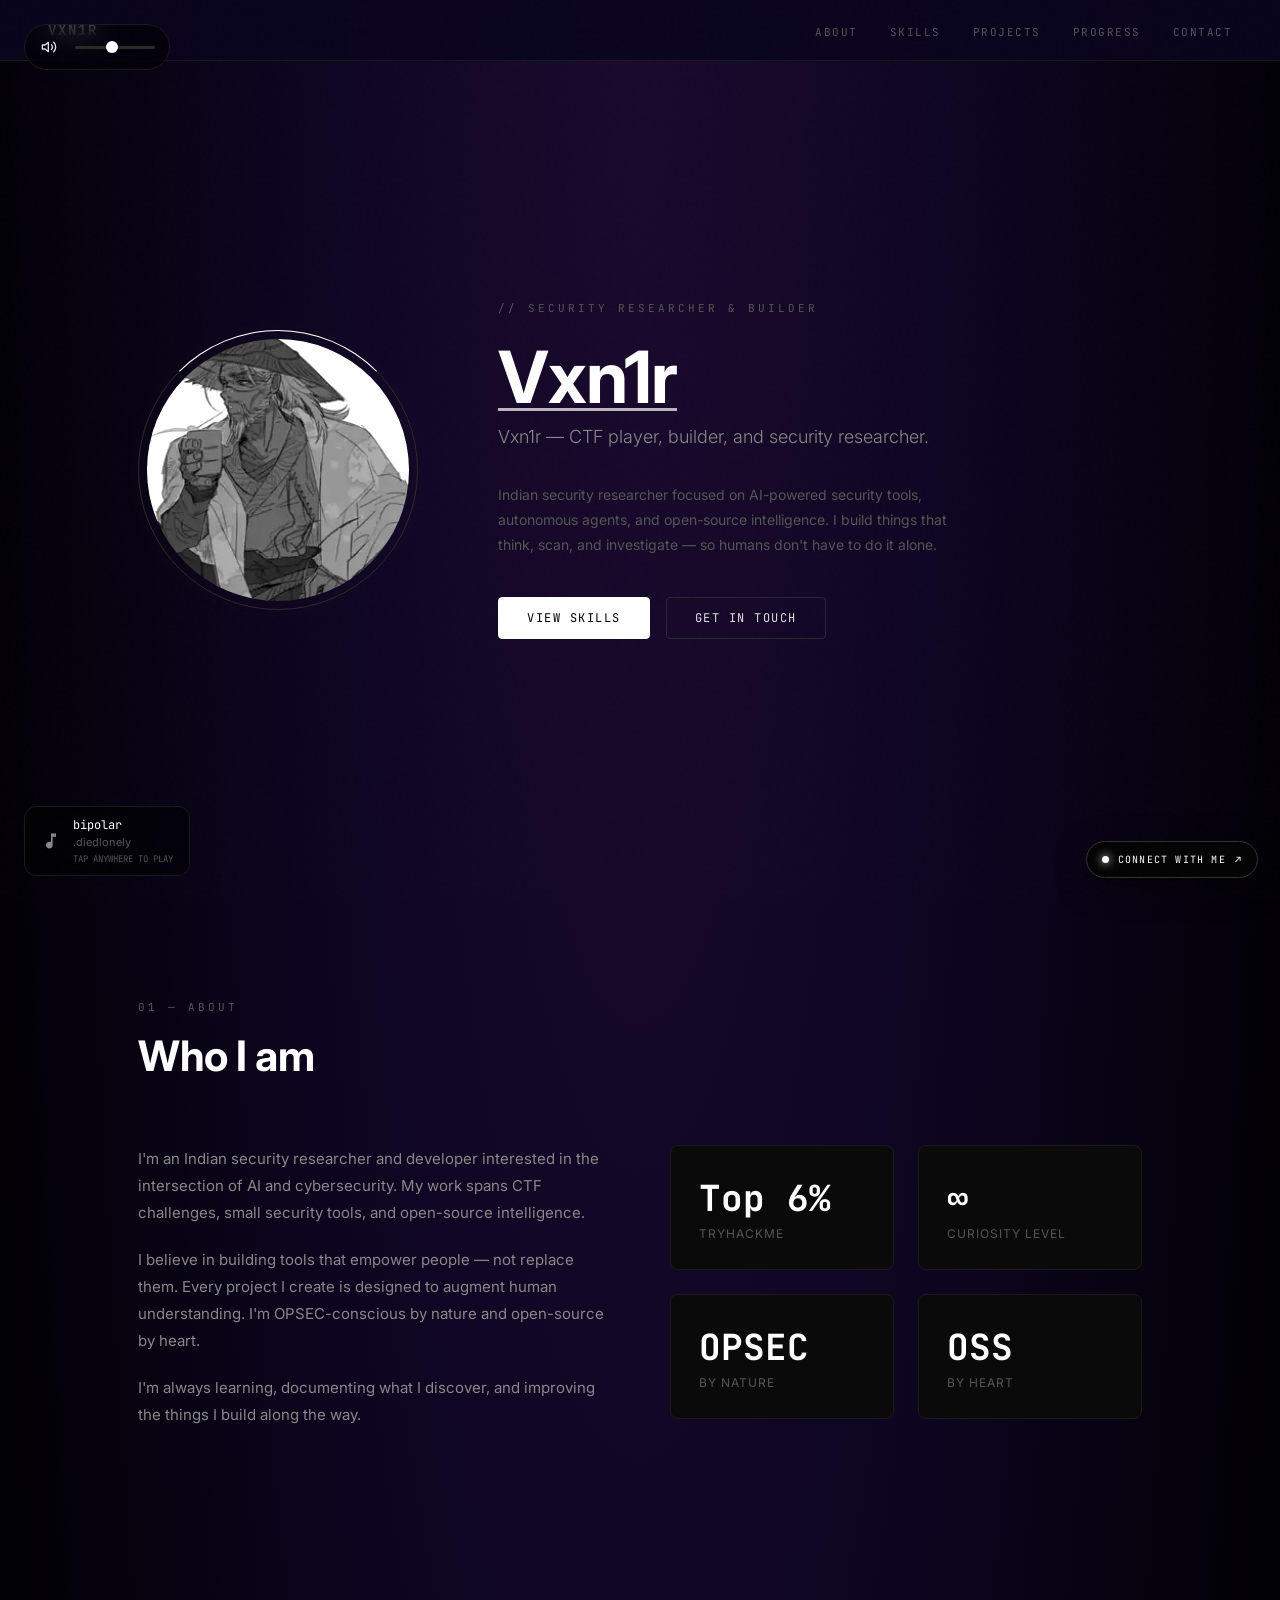
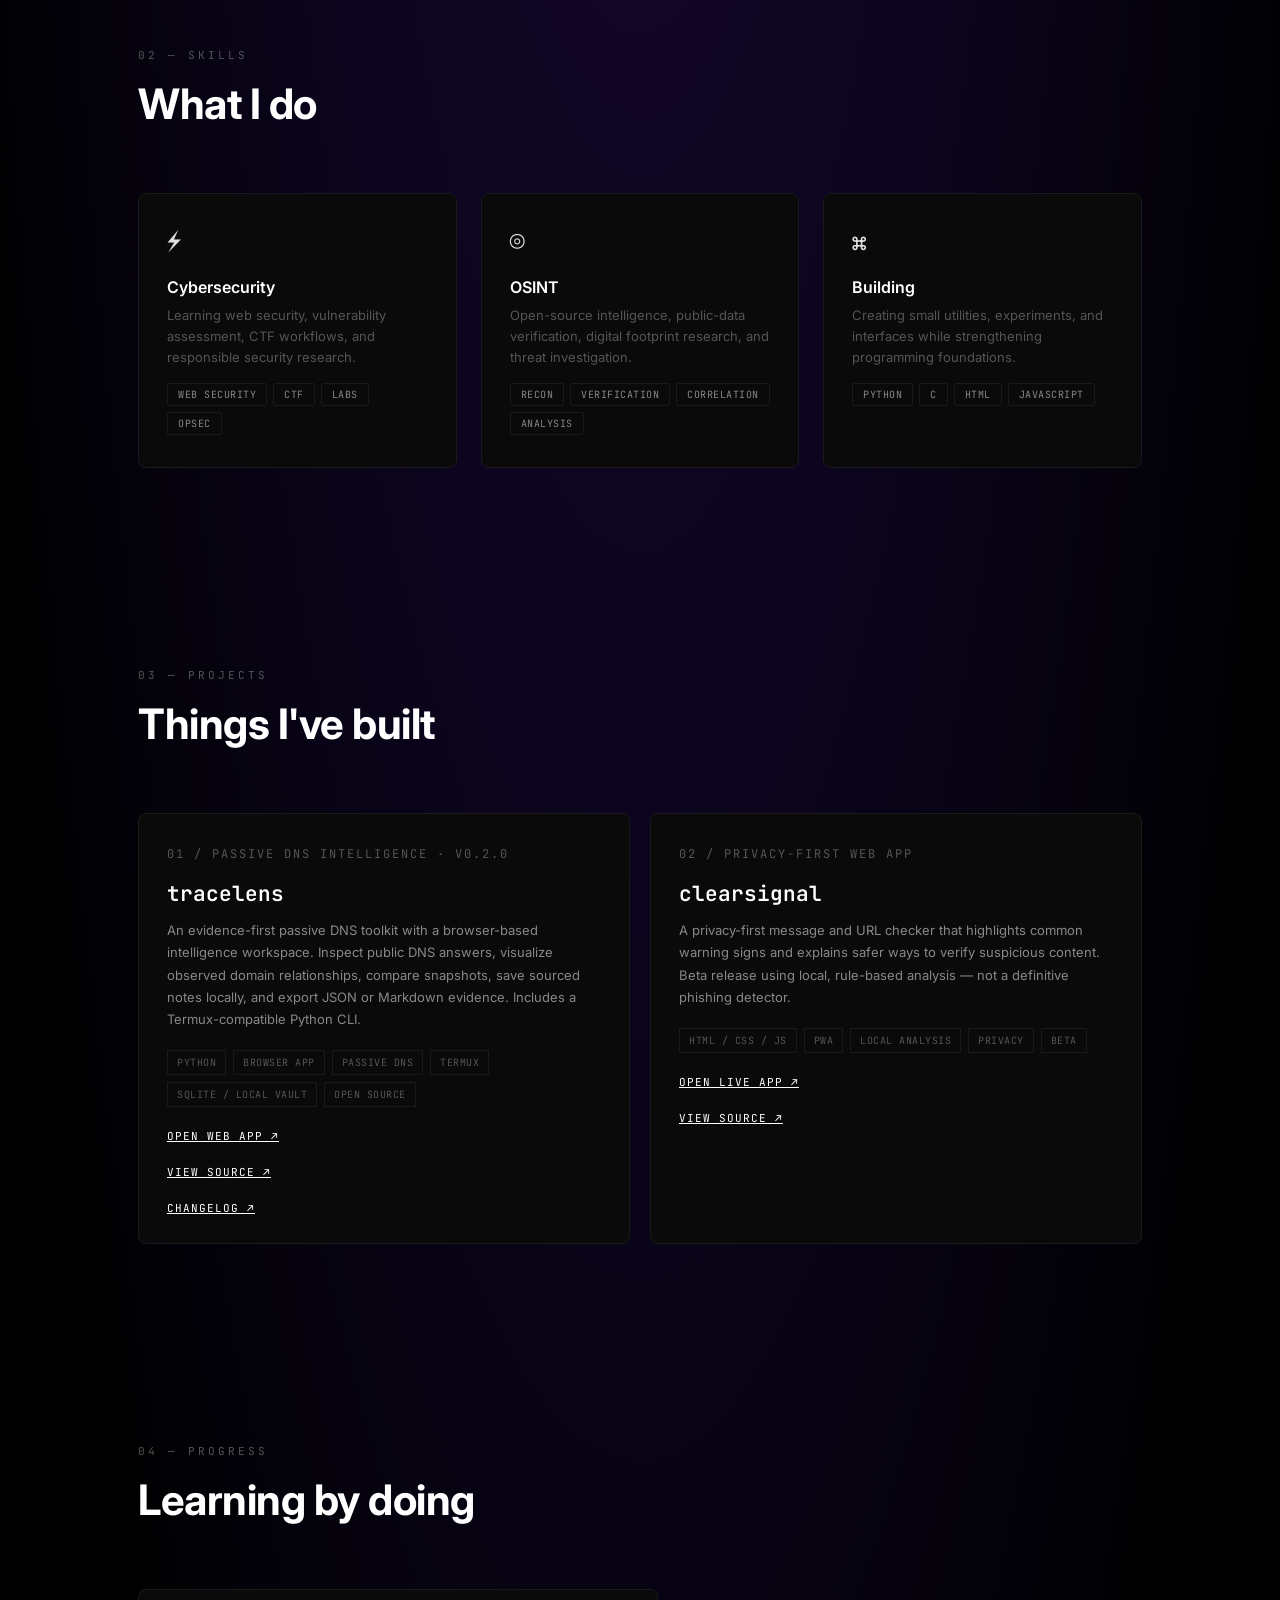
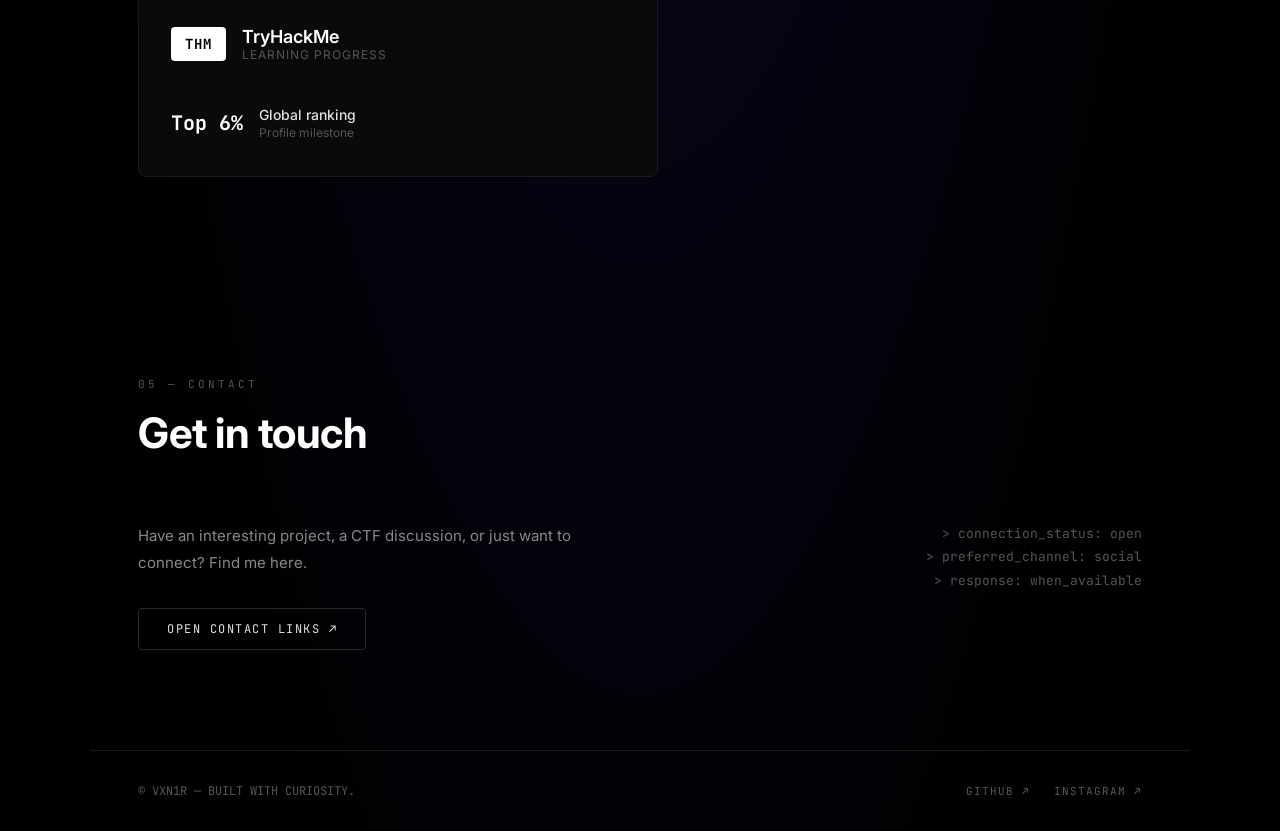
<file: index.html>
<!DOCTYPE html>
<html lang="en">
<head>
<meta charset="UTF-8">
<meta name="viewport" content="width=device-width, initial-scale=1.0">
<meta name="description" content="Adarsh (Vxn1r) — security research, passive DNS tooling, open-source projects, and learning in public.">
<meta name="theme-color" content="#080510">
<meta property="og:title" content="Vxn1r — Portfolio">
<meta property="og:description" content="Security research, passive DNS tooling, and open-source projects.">
<meta property="og:type" content="website">
<meta property="og:url" content="https://vxn1r.github.io/">
<title>Vxn1r — Portfolio</title>
<style>
@import url('https://fonts.googleapis.com/css2?family=JetBrains+Mono:wght@300;400;500;600;700&family=Inter:wght@300;400;500;600;700&display=swap');

*, *::before, *::after { margin: 0; padding: 0; box-sizing: border-box; }

:root {
  --bg: #000;
  --bg2: #0a0a0a;
  --bg3: #111;
  --border: #1a1a1a;
  --border-bright: #2a2a2a;
  --text: #e0e0e0;
  --text-mid: #888;
  --text-dim: #555;
  --white: #fff;
  --accent: #fff;
  --mono: 'JetBrains Mono', monospace;
  --sans: 'Inter', system-ui, sans-serif;
}

html { scroll-behavior: smooth; }

body {
  background: radial-gradient(ellipse at 50% 0%, #1a0a2e 0%, #0d0520 40%, #000000 80%);
  color: var(--text);
  font-family: var(--sans);
  min-height: 100vh;
  overflow-x: hidden;
}

/* === NOISE OVERLAY === */
body::before {
  content: '';
  position: fixed;
  inset: 0;
  background-image: url("data:image/svg+xml,%3Csvg viewBox='0 0 256 256' xmlns='http://www.w3.org/2000/svg'%3E%3Cfilter id='noise'%3E%3CfeTurbulence type='fractalNoise' baseFrequency='0.9' numOctaves='4' stitchTiles='stitch'/%3E%3C/filter%3E%3Crect width='100%25' height='100%25' filter='url(%23noise)' opacity='0.03'/%3E%3C/svg%3E");
  pointer-events: none;
  z-index: 9999;
  opacity: 0.4;
}

/* === VOLUME CONTROL === */
.volume-control {
  position: fixed;
  top: 24px;
  left: 24px;
  z-index: 150;
  display: flex;
  align-items: center;
  gap: 12px;
  background: rgba(0,0,0,0.55);
  backdrop-filter: blur(12px);
  border: 1px solid var(--border);
  border-radius: 999px;
  padding: 8px 14px 8px 10px;
}

.volume-btn {
  background: none;
  border: none;
  color: var(--text);
  cursor: pointer;
  width: 28px;
  height: 28px;
  display: grid;
  place-items: center;
  border-radius: 50%;
}

.volume-btn:hover {
  background: rgba(255,255,255,0.08);
}

.volume-btn svg {
  width: 16px;
  height: 16px;
}

.volume-slider {
  -webkit-appearance: none;
  appearance: none;
  width: 80px;
  height: 3px;
  background: var(--border-bright);
  border-radius: 2px;
  outline: none;
}

.volume-slider::-webkit-slider-thumb {
  -webkit-appearance: none;
  appearance: none;
  width: 12px;
  height: 12px;
  border-radius: 50%;
  background: var(--white);
  cursor: pointer;
}

.now-playing {
  position: fixed;
  bottom: 24px;
  left: 24px;
  z-index: 150;
  display: flex;
  align-items: center;
  gap: 12px;
  background: rgba(0,0,0,0.55);
  backdrop-filter: blur(12px);
  border: 1px solid var(--border);
  border-radius: 12px;
  padding: 10px 16px;
}

.np-icon {
  width: 20px;
  height: 20px;
  color: var(--text-mid);
}

.np-icon svg {
  width: 100%;
  height: 100%;
}

.np-info {
  display: flex;
  flex-direction: column;
  gap: 2px;
}

.np-title {
  font-family: var(--mono);
  font-size: 12px;
  color: var(--white);
}

.np-artist {
  font-size: 11px;
  color: var(--text-dim);
}

/* === NAV === */
nav {
  position: fixed;
  top: 0;
  left: 0;
  right: 0;
  z-index: 100;
  display: flex;
  align-items: center;
  justify-content: space-between;
  padding: 20px 48px;
  background: rgba(10,5,30,0.88);
  backdrop-filter: blur(20px);
  border-bottom: 1px solid var(--border);
}

nav .logo {
  font-family: var(--mono);
  font-size: 14px;
  font-weight: 600;
  letter-spacing: 2px;
  text-transform: uppercase;
  color: var(--white);
}

nav .nav-links {
  display: flex;
  gap: 32px;
  list-style: none;
}

nav .nav-links a {
  font-family: var(--mono);
  font-size: 11px;
  text-transform: uppercase;
  letter-spacing: 1.5px;
  color: var(--text-dim);
  text-decoration: none;
  transition: color 0.3s;
  position: relative;
}

nav .nav-links a::after {
  content: '';
  position: absolute;
  bottom: -4px;
  left: 0;
  width: 0;
  height: 1px;
  background: var(--white);
  transition: width 0.3s;
}

nav .nav-links a:hover { color: var(--white); }
nav .nav-links a:hover::after { width: 100%; }

/* === HERO === */
.hero {
  min-height: 100vh;
  display: flex;
  align-items: center;
  justify-content: center;
  padding: 120px 48px 80px;
  position: relative;
}

.hero-inner {
  display: flex;
  align-items: center;
  gap: 80px;
  max-width: 1100px;
  width: 100%;
}

/* PROFILE PIC */
.profile-wrap {
  position: relative;
  flex-shrink: 0;
}

.profile-ring {
  width: 280px;
  height: 280px;
  border-radius: 50%;
  border: 1px solid var(--border-bright);
  padding: 8px;
  position: relative;
}

.profile-ring::before {
  content: '';
  position: absolute;
  inset: -1px;
  border-radius: 50%;
  border: 1px solid transparent;
  border-top-color: var(--white);
  animation: spin 8s linear infinite;
}

@keyframes spin {
  to { transform: rotate(360deg); }
}

.profile-pic {
  width: 100%;
  height: 100%;
  border-radius: 50%;
  object-fit: cover;
  filter: grayscale(100%) contrast(1.1);
  transition: filter 0.6s ease, transform 0.6s ease;
  background: var(--bg3);
}

.profile-pic:hover {
  filter: grayscale(0%) contrast(1);
  transform: scale(1.02);
}

.profile-glow {
  position: absolute;
  inset: -20px;
  border-radius: 50%;
  background: radial-gradient(circle, rgba(255,255,255,0.03) 0%, transparent 70%);
  pointer-events: none;
}

/* HERO TEXT */
.hero-text {
  flex: 1;
}

.hero-eyebrow {
  font-family: var(--mono);  font-size: 11px;
  letter-spacing: 3px;
  text-transform: uppercase;
  color: var(--text-dim);
  margin-bottom: 24px;
}

.hero-name {
  font-size: clamp(40px, 6vw, 72px);
  font-weight: 700;
  line-height: 1.05;
  color: var(--white);
  margin-bottom: 8px;
  letter-spacing: -1px;
}

.hero-name .accent {
  position: relative;
  display: inline-block;
}

.hero-name .accent::after {
  content: '';
  position: absolute;
  bottom: 4px;
  left: 0;
  width: 100%;
  height: 3px;
  background: var(--white);
  opacity: 0.7;
}

.hero-tagline {
  font-size: 18px;
  color: var(--text-mid);
  font-weight: 300;
  margin-bottom: 32px;
  line-height: 1.5;
}

.hero-bio {
  font-size: 14px;
  color: var(--text-dim);
  line-height: 1.8;
  max-width: 480px;
  margin-bottom: 40px;
}

.hero-actions {
  display: flex;
  gap: 16px;
  flex-wrap: wrap;
}

.btn {
  display: inline-flex;
  align-items: center;
  gap: 8px;
  padding: 12px 28px;
  font-family: var(--mono);
  font-size: 12px;
  text-transform: uppercase;
  letter-spacing: 1.5px;
  text-decoration: none;
  border-radius: 4px;
  transition: all 0.3s;
  cursor: pointer;
  border: 1px solid var(--border-bright);
}

.btn-primary {
  background: var(--white);
  color: var(--bg);
  border-color: var(--white);
}

.btn-primary:hover {
  background: transparent;
  color: var(--white);
}

.btn-outline {
  background: transparent;
  color: var(--text);
  border-color: var(--border-bright);
}

.btn-outline:hover {
  border-color: var(--white);
  color: var(--white);
}

/* === SECTIONS === */
section {
  padding: 100px 48px;
  max-width: 1100px;
  margin: 0 auto;
}

.section-header {
  margin-bottom: 64px;
}

.section-label {
  font-family: var(--mono);
  font-size: 11px;
  letter-spacing: 3px;
  text-transform: uppercase;
  color: var(--text-dim);
  margin-bottom: 16px;
}

.section-title {
  font-size: clamp(28px, 4vw, 42px);
  font-weight: 700;
  color: var(--white);
  letter-spacing: -0.5px;
}

/* === ABOUT === */
.about-grid {
  display: grid;
  grid-template-columns: 1fr 1fr;
  gap: 60px;
  align-items: start;
}

.about-text p {
  font-size: 15px;
  line-height: 1.8;
  color: var(--text-mid);
  margin-bottom: 20px;
}

.about-stats {
  display: grid;
  grid-template-columns: 1fr 1fr;
  gap: 24px;
}

.stat-card {
  background: var(--bg2);
  border: 1px solid var(--border);
  padding: 28px;
  border-radius: 8px;
  transition: border-color 0.3s;
}

.stat-card:hover {
  border-color: var(--border-bright);
}

.stat-num {
  font-family: var(--mono);
  font-size: 36px;
  font-weight: 700;
  color: var(--white);
  margin-bottom: 4px;
}

.stat-label {
  font-size: 12px;
  color: var(--text-dim);
  text-transform: uppercase;
  letter-spacing: 1px;
}

/* === SKILLS === */
.skills-grid {
  display: grid;
  grid-template-columns: repeat(3, 1fr);
  gap: 24px;
}

.skill-card {
  background: var(--bg2);
  border: 1px solid var(--border);
  padding: 32px 28px;
  border-radius: 8px;
  transition: all 0.4s;
  position: relative;
  overflow: hidden;
}

.skill-card::before {
  content: '';
  position: absolute;
  top: 0;
  left: 0;
  width: 100%;
  height: 1px;
  background: linear-gradient(90deg, transparent, var(--white), transparent);
  opacity: 0;
  transition: opacity 0.4s;
}

.skill-card:hover {
  border-color: var(--border-bright);
  transform: translateY(-4px);
}

.skill-card:hover::before {
  opacity: 0.5;
}

.skill-icon {
  font-family: var(--mono);
  font-size: 24px;
  margin-bottom: 20px;
  display: block;
}

.skill-name {
  font-size: 16px;
  font-weight: 600;
  color: var(--white);
  margin-bottom: 8px;
}

.skill-desc {
  font-size: 13px;
  line-height: 1.6;
  color: var(--text-dim);
}

.skill-tags {
  display: flex;
  flex-wrap: wrap;
  gap: 6px;
  margin-top: 16px;
}

.skill-tag {
  font-family: var(--mono);
  font-size: 10px;
  padding: 4px 10px;
  border: 1px solid var(--border);
  border-radius: 2px;
  color: var(--text-mid);
  text-transform: uppercase;
  letter-spacing: 0.5px;
}

/* === SKILL BARS === */
.skill-bars {
  margin-top: 64px;
}

.skill-bar-group {
  margin-bottom: 28px;
}

.skill-bar-header {
  display: flex;
  justify-content: space-between;
  align-items: center;
  margin-bottom: 10px;
}

.skill-bar-name {
  font-family: var(--mono);
  font-size: 12px;
  text-transform: uppercase;
  letter-spacing: 1px;
  color: var(--text);
}

.skill-bar-pct {
  font-family: var(--mono);
  font-size: 11px;
  color: var(--text-dim);
}

.skill-bar-track {
  width: 100%;
  height: 2px;
  background: var(--border);
  border-radius: 1px;
  overflow: hidden;
}
.skill-bar-fill {
  height: 100%;
  background: var(--white);
  border-radius: 1px;
  width: 0;
  transition: width 1.2s cubic-bezier(0.25, 0.46, 0.45, 0.94);
}


/* === PROJECTS === */
.projects-grid {
  display: grid;
  grid-template-columns: repeat(2, minmax(0, 1fr));
  gap: 20px;
}
.project-card {
  display: block;
  padding: 28px;
  background: var(--bg2);
  border: 1px solid var(--border);
  border-radius: 8px;
  text-decoration: none;
  transition: transform .3s ease, border-color .3s ease;
}
.project-card:hover { transform: translateY(-4px); border-color: var(--border-bright); }
.project-number { color: var(--text-dim); font: 12px var(--mono); letter-spacing: 2px; }
.project-name { color: var(--white); font: 600 21px var(--mono); margin: 18px 0 12px; }
.project-desc { color: var(--text-mid); font-size: 13px; line-height: 1.7; }
.project-tags { display:flex; flex-wrap:wrap; gap:7px; margin-top:20px; }
.project-tag { color:var(--text-dim); border:1px solid var(--border); padding:5px 9px; font:10px var(--mono); letter-spacing:.5px; }
.project-link { display:block; margin-top:22px; color:var(--white); font:11px var(--mono); letter-spacing:1px; }
@media (max-width: 700px) { .projects-grid { grid-template-columns: 1fr; } }

/* === RANKINGS === */
.rankings-grid {
  display: grid;
  grid-template-columns: 1fr;
  gap: 32px;
  max-width: 520px;
}

.ranking-card {
  background: var(--bg2);
  border: 1px solid var(--border);
  border-radius: 8px;
  padding: 36px 32px;
  transition: all 0.4s;
  position: relative;
  overflow: hidden;
}

.ranking-card::before {
  content: '';
  position: absolute;
  top: 0;
  left: 0;
  width: 100%;
  height: 1px;
  background: linear-gradient(90deg, transparent, var(--white), transparent);
  opacity: 0;
  transition: opacity 0.4s;
}

.ranking-card:hover {
  border-color: var(--border-bright);
}

.ranking-card:hover::before {
  opacity: 0.5;
}

.ranking-header {
  display: flex;
  align-items: center;
  gap: 16px;
  margin-bottom: 28px;
}

.ranking-badge {
  font-family: var(--mono);
  font-size: 14px;
  font-weight: 700;
  background: var(--white);
  color: var(--bg);
  padding: 8px 14px;
  border-radius: 4px;
  letter-spacing: 1px;
}

.ranking-title {
  font-size: 18px;
  font-weight: 600;
  color: var(--white);
}

.ranking-subtitle {
  font-size: 12px;
  color: var(--text-dim);
  text-transform: uppercase;
  letter-spacing: 1px;
}

.ranking-list {
  list-style: none;
}

.ranking-list li {
  display: flex;
  align-items: center;
  gap: 16px;
  padding: 16px 0;
  border-bottom: 1px solid var(--border);
}

.ranking-list li:last-child {
  border-bottom: none;
  padding-bottom: 0;
}

.ranking-position {
  font-family: var(--mono);
  font-size: 20px;
  font-weight: 700;
  min-width: 60px;
  color: var(--white);
}

.ranking-position.gold { color: #FFD700; }

.ranking-info {
  flex: 1;
}

.ranking-name {
  font-size: 14px;
  font-weight: 500;
  color: var(--text);
}

.ranking-detail {
  font-size: 12px;
  color: var(--text-dim);
  margin-top: 2px;
}

.ranking-link {
  font-family: var(--mono);
  font-size: 11px;
  color: var(--text-dim);
  text-decoration: none;
  letter-spacing: 1px;
  transition: color 0.3s;
}

.ranking-link:hover {
  color: var(--white);
}

/* === CONTACT === */
.contact-inner {
  display: grid;
  grid-template-columns: 1fr 1fr;
  gap: 60px;
  align-items: start;
}

.contact-text p {
  font-size: 15px;
  line-height: 1.8;
  color: var(--text-mid);
  margin-bottom: 32px;
}

.contact-links {
  display: flex;
  flex-direction: column;
  gap: 12px;
}

.contact-link {
  display: flex;
  align-items: center;
  gap: 16px;
  padding: 16px 20px;
  background: var(--bg2);
  border: 1px solid var(--border);
  border-radius: 8px;
  text-decoration: none;
  transition: all 0.3s;
}

.contact-link:hover {
  border-color: var(--border-bright);
  transform: translateX(4px);
}

.contact-link .cl-icon {
  font-family: var(--mono);
  font-size: 14px;
  font-weight: 600;
  color: var(--white);
  min-width: 32px;
}

.contact-link .cl-label {
  font-size: 11px;
  color: var(--text-dim);
  text-transform: uppercase;
  letter-spacing: 1px;
}

.contact-link .cl-value {
  font-size: 14px;
  color: var(--text);
  font-weight: 500;
}

.contact-ascii {
  font-family: var(--mono);
  font-size: 13px;
  color: var(--text-dim);
  line-height: 1.8;
  text-align: right;
}

/* === FOOTER === */
footer {
  display: flex;
  justify-content: space-between;
  align-items: center;
  padding: 32px 48px;
  border-top: 1px solid var(--border);
  max-width: 1100px;
  margin: 0 auto;
}

footer p {
  font-size: 12px;
  color: var(--text-dim);
  font-family: var(--mono);
}

footer .footer-right {
  display: flex;
  gap: 24px;
}

footer a {
  font-family: var(--mono);
  font-size: 11px;
  color: var(--text-dim);
  text-decoration: none;
  letter-spacing: 1px;
  transition: color 0.3s;
}

footer a:hover { color: var(--white); }

/* === SCROLL ANIMATIONS === */
.fade-up {
  opacity: 1;
  transform: none;
  transition: opacity 0.8s ease, transform 0.8s ease;
}

.js-ready .fade-up:not(.visible) {
  opacity: 0;
  transform: translateY(30px);
}

.fade-up.visible {
  opacity: 1;
  transform: translateY(0);
}

/* === RESPONSIVE === */
@media (max-width: 900px) {
  nav { padding: 16px 24px; }
  .hero { padding: 100px 24px 60px; }
  .hero-inner { flex-direction: column; gap: 48px; text-align: center; }
  .profile-ring { width: 200px; height: 200px; }
  .hero-bio { margin: 0 auto 32px; }
  .hero-actions { justify-content: center; }
  section { padding: 80px 24px; }
  .about-grid { grid-template-columns: 1fr; gap: 40px; }
  .skills-grid { grid-template-columns: 1fr; }
  .contact-inner { grid-template-columns: 1fr; gap: 40px; }
  .contact-ascii { display: none; }
  footer { flex-direction: column; gap: 16px; text-align: center; }
  .volume-control { top: 80px; left: 16px; }
  .now-playing { bottom: 16px; left: 16px; }
}

@media (max-width: 600px) {
  .about-stats { grid-template-columns: 1fr; }
  nav .nav-links { gap: 16px; }
  nav .nav-links a { font-size: 10px; }
}

/* Restored hero: rotate the frame, not the photograph */
.profile-ring::before {
  transform-origin: center;
  animation: spin 8s linear infinite;
}
.profile-pic { position: relative; z-index: 1; }
.now-playing { cursor: pointer; color: var(--text); text-align: left; font: inherit; }
.now-playing:focus-visible, .volume-btn:focus-visible, .btn:focus-visible,
.contact-link:focus-visible { outline: 2px solid var(--white); outline-offset: 3px; }
.music-status { display: block; margin-top: 2px; color: var(--text-dim); font: 9px var(--mono); }
.contact-modal {
  position: fixed; inset: 0; z-index: 500;
  display: flex; align-items: center; justify-content: center;
  padding: 20px; background: rgba(0,0,0,.72);
  backdrop-filter: blur(10px);
  opacity: 0; visibility: hidden; pointer-events: none;
  transition: opacity .25s ease, visibility .25s ease;
}
.contact-modal.open { opacity: 1; visibility: visible; pointer-events: auto; }
.contact-dialog {
  width: min(460px, 100%); padding: 28px;
  background: rgba(10,10,14,.97);
  border: 1px solid var(--border-bright); border-radius: 12px;
  box-shadow: 0 24px 80px rgba(0,0,0,.65);
  transform: translateY(16px) scale(.98);
  transition: transform .28s ease;
}
.contact-modal.open .contact-dialog { transform: translateY(0) scale(1); }
.contact-dialog-head { display:flex; align-items:center; justify-content:space-between; gap:16px; }
.contact-dialog-kicker { color:var(--text-dim); font: 10px var(--mono); letter-spacing:2px; text-transform:uppercase; }
.contact-dialog-close {
  width:32px; height:32px; border:1px solid var(--border); border-radius:50%;
  background:transparent; color:var(--text-mid); cursor:pointer;
}
.contact-dialog-close:hover { border-color:var(--white); color:var(--white); }
.contact-dialog h2 { margin:18px 0 6px; color:var(--white); font-size:28px; }
.contact-dialog p { margin:0 0 20px; color:var(--text-mid); font-size:13px; }
.contact-dialog .contact-links { gap:10px; }
.contact-dialog .contact-link { animation: contactIn .35s ease both; }
.contact-dialog .contact-link:nth-child(2) { animation-delay:.08s; }
.contact-dialog .cl-value { display:block; }
.contact-copy {
  width:100%; border:1px solid var(--border); border-radius:8px;
  background:var(--bg2); color:var(--text); padding:16px 20px;
  display:flex; align-items:center; gap:16px; text-align:left; cursor:pointer;
  transition:border-color .25s, transform .25s;
}
.contact-copy:hover { border-color:var(--border-bright); transform:translateX(4px); }
.contact-copy .cl-icon { font:600 14px var(--mono); min-width:32px; }
.contact-copy .cl-text { flex:1; }
.contact-copy .cl-label { color:var(--text-dim); font-size:11px; letter-spacing:1px; text-transform:uppercase; }
.contact-copy .cl-value { display:block; color:var(--text); font-size:14px; font-weight:500; }
.contact-copy .cl-action { color:var(--text-dim); font:10px var(--mono); }
.contact-dialog-foot { margin-top:16px; color:var(--text-dim); font:9px var(--mono); letter-spacing:1px; }
@keyframes contactIn { from { opacity:0; transform:translateY(9px); } to { opacity:1; transform:translateY(0); } }
@media (prefers-reduced-motion: reduce) {
  .profile-ring::before, .contact-dialog .contact-link { animation:none; }
  .contact-modal, .contact-dialog { transition:none; }
}


/* Vxn1r profile + Instagram connection */
.vxn-profile-chip{display:flex;align-items:center;gap:10px;padding:6px 12px 6px 6px;border:1px solid #292929;border-radius:999px;background:rgba(5,5,5,.78);color:#fff;text-decoration:none;font:11px var(--mono);letter-spacing:1px}
.vxn-avatar-ring{position:relative;display:block;width:38px;height:38px;padding:2px;border-radius:50%;background:conic-gradient(from 0deg,#fff 0 22%,#555 35%,#1a0a2e 58%,#fff 78% 100%);animation:vxnSpin 7s linear infinite}
.vxn-avatar-ring img{display:block;width:100%;height:100%;object-fit:cover;border-radius:50%;border:2px solid #050505}
.vxn-profile-chip strong{font-weight:600}
.vxn-connect{position:fixed;right:22px;bottom:22px;z-index:60}
.vxn-connect-toggle{display:flex;align-items:center;gap:9px;padding:11px 15px;border:1px solid #343434;border-radius:999px;background:rgba(5,5,5,.92);color:#fff;font:10px var(--mono);letter-spacing:1.2px;cursor:pointer;box-shadow:0 8px 30px #0008}
.vxn-connect-toggle:hover{border-color:#888}
.vxn-connect-dot{width:7px;height:7px;border-radius:50%;background:#fff;box-shadow:0 0 10px #fff;animation:vxnPulse 2s ease-in-out infinite}
.vxn-connect-card{position:absolute;right:0;bottom:54px;width:min(290px,calc(100vw - 32px));padding:17px;border:1px solid #333;border-radius:12px;background:rgba(7,7,9,.97);box-shadow:0 18px 55px #000b;opacity:0;visibility:hidden;transform:translateY(9px) scale(.98);transform-origin:bottom right;transition:opacity .2s ease,transform .2s ease,visibility .2s}
.vxn-connect.open .vxn-connect-card{opacity:1;visibility:visible;transform:translateY(0) scale(1)}
.vxn-connect-head{display:flex;align-items:center;gap:11px;margin-bottom:13px}
.vxn-connect-head .vxn-avatar-ring{width:44px;height:44px}
.vxn-connect-title{color:#fff;font:600 12px var(--mono);letter-spacing:1px}
.vxn-connect-sub{margin-top:4px;color:#777;font:9px var(--mono)}
.vxn-instagram-link{display:flex;align-items:center;justify-content:space-between;padding:11px 12px;border:1px solid #303030;border-radius:7px;color:#fff;text-decoration:none;font:11px var(--mono);transition:background .18s,border-color .18s}
.vxn-instagram-link:hover{background:#171717;border-color:#777}
.vxn-connect-hint{margin:11px 1px 0;color:#666;font:9px/1.5 var(--mono)}
@keyframes vxnSpin{to{transform:rotate(360deg)}}
@keyframes vxnPulse{50%{opacity:.45;box-shadow:0 0 3px #fff}}
@media(max-width:560px){.vxn-connect{right:12px;bottom:70px}.vxn-profile-chip{gap:7px;padding-right:9px}.vxn-avatar-ring{width:32px;height:32px}}
@media(prefers-reduced-motion:reduce){.vxn-avatar-ring,.vxn-connect-dot{animation:none}.vxn-connect-card{transition:none}}

</style>
<body>

<!-- VOLUME CONTROL -->
<div class="volume-control">
  <button class="volume-btn" id="muteBtn" aria-label="Mute music" title="Mute / unmute">
    <svg id="speakerIcon" viewBox="0 0 24 24" fill="none" stroke="currentColor" stroke-width="2" stroke-linecap="round" stroke-linejoin="round">
      <polygon points="11 5 6 9 2 9 2 15 6 15 11 19 11 5"></polygon>
      <path d="M15.54 8.46a5 5 0 0 1 0 7.07"></path>
      <path d="M19.07 4.93a10 10 0 0 1 0 14.14"></path>
    </svg>
  </button>
  <input type="range" class="volume-slider" id="volumeSlider" min="0" max="1" step="0.01" value="0.45" aria-label="Music volume">
</div>

<!-- NOW PLAYING: click the widget to pause or resume -->
<div class="now-playing" id="nowPlaying" role="button" tabindex="0" aria-label="Pause or resume bipolar">
  <div class="np-icon">
    <svg viewBox="0 0 24 24" fill="currentColor" aria-hidden="true">
      <path id="musicIconPath" d="M12 3v10.55c-.59-.34-1.27-.55-2-.55-2.21 0-4 1.79-4 4s1.79 4 4 4 4-1.79 4-4V7h4V3h-6z"/>
    </svg>
  </div>
  <div class="np-info">
    <div class="np-title">bipolar</div>
    <div class="np-artist">.diedlonely</div>
    <span class="music-status" id="musicStatus" aria-live="polite">STARTING…</span>
  </div>
</div>

<audio id="bgMusic" src="bipolar.mp3" preload="auto" autoplay loop></audio>

<!-- NAV -->
<nav>
  <div class="logo">Vxn1r</div>
  <ul class="nav-links">
    <li><a href="#about">About</a></li>
    <li><a href="#skills">Skills</a></li>
    <li><a href="#projects">Projects</a></li>
    <li><a href="#rankings">Progress</a></li>
    <li><a href="#contact">Contact</a></li>
  </ul>
</nav>

<!-- HERO: original screenshot layout -->
<section class="hero" id="top">
  <div class="hero-inner">
    <div class="profile-wrap fade-up">
      <div class="profile-glow"></div>
      <div class="profile-ring">
        <img class="profile-pic" src="avatar.svg" alt="Vxn1r profile picture" />
      </div>
    </div>
    <div class="hero-text fade-up">
      <div class="hero-eyebrow">// security researcher &amp; builder</div>
      <h1 class="hero-name"><span class="accent">Vxn1r</span></h1>
      <p class="hero-tagline">Vxn1r — CTF player, builder, and security researcher.</p>
      <p class="hero-bio">
        Indian security researcher focused on AI-powered security tools,
        autonomous agents, and open-source intelligence. I build things that
        think, scan, and investigate — so humans don't have to do it alone.
      </p>
      <div class="hero-actions">
        <a href="#skills" class="btn btn-primary">View Skills</a>
        <button type="button" class="btn btn-outline" data-open-contact>Get in Touch</button>
      </div>
    </div>
  </div>
</section>

<!-- ABOUT -->
<section id="about">
  <div class="section-header fade-up">
    <div class="section-label">01 — About</div>
    <h2 class="section-title">Who I am</h2>
  </div>
  <div class="about-grid">
    <div class="about-text fade-up">
      <p>
        I'm an Indian security researcher and developer interested in the
        intersection of AI and cybersecurity. My work spans CTF challenges,
        small security tools, and open-source intelligence.
      </p>
      <p>
        I believe in building tools that empower people — not replace them.
        Every project I create is designed to augment human understanding.
        I'm OPSEC-conscious by nature and open-source by heart.
      </p>
      <p>
        I'm always learning, documenting what I discover, and improving the
        things I build along the way.
      </p>
    </div>
    <div class="about-stats fade-up">
      <div class="stat-card"><div class="stat-num">Top 6%</div><div class="stat-label">TryHackMe</div></div>
      <div class="stat-card"><div class="stat-num">∞</div><div class="stat-label">Curiosity Level</div></div>
      <div class="stat-card"><div class="stat-num">OPSEC</div><div class="stat-label">By Nature</div></div>
      <div class="stat-card"><div class="stat-num">OSS</div><div class="stat-label">By Heart</div></div>
    </div>
  </div>
</section>

<!-- SKILLS -->
<section id="skills">
  <div class="section-header fade-up">
    <div class="section-label">02 — Skills</div>
    <h2 class="section-title">What I do</h2>
  </div>
  <div class="skills-grid">
    <div class="skill-card fade-up">
      <span class="skill-icon">⚡</span>
      <div class="skill-name">Cybersecurity</div>
      <div class="skill-desc">Learning web security, vulnerability assessment, CTF workflows, and responsible security research.</div>
      <div class="skill-tags"><span class="skill-tag">Web Security</span><span class="skill-tag">CTF</span><span class="skill-tag">Labs</span><span class="skill-tag">OPSEC</span></div>
    </div>
    <div class="skill-card fade-up">
      <span class="skill-icon">◎</span>
      <div class="skill-name">OSINT</div>
      <div class="skill-desc">Open-source intelligence, public-data verification, digital footprint research, and threat investigation.</div>
      <div class="skill-tags"><span class="skill-tag">Recon</span><span class="skill-tag">Verification</span><span class="skill-tag">Correlation</span><span class="skill-tag">Analysis</span></div>
    </div>
    <div class="skill-card fade-up">
      <span class="skill-icon">⌘</span>
      <div class="skill-name">Building</div>
      <div class="skill-desc">Creating small utilities, experiments, and interfaces while strengthening programming foundations.</div>
      <div class="skill-tags"><span class="skill-tag">Python</span><span class="skill-tag">C</span><span class="skill-tag">HTML</span><span class="skill-tag">JavaScript</span></div>
    </div>
  </div>
</section>


<!-- PROJECTS -->
<section id="projects">
  <div class="section-header fade-up">
    <div class="section-label">03 — Projects</div>
    <h2 class="section-title">Things I've built</h2>
  </div>
  <div class="projects-grid">
    <div class="project-card fade-up">
      <span class="project-number">01 / PASSIVE DNS INTELLIGENCE · V0.2.0</span>
      <h3 class="project-name">tracelens</h3>
      <p class="project-desc">An evidence-first passive DNS toolkit with a browser-based intelligence workspace. Inspect public DNS answers, visualize observed domain relationships, compare snapshots, save sourced notes locally, and export JSON or Markdown evidence. Includes a Termux-compatible Python CLI.</p>
      <div class="project-tags">
        <span class="project-tag">PYTHON</span>
        <span class="project-tag">BROWSER APP</span>
        <span class="project-tag">PASSIVE DNS</span>
        <span class="project-tag">TERMUX</span>
        <span class="project-tag">SQLITE / LOCAL VAULT</span>
        <span class="project-tag">OPEN SOURCE</span>
      </div>
      <a class="project-link" href="https://vxn1r.github.io/tracelens/" target="_blank" rel="noopener noreferrer">OPEN WEB APP ↗</a>
      <a class="project-link" href="https://github.com/Vxn1r/TraceLens" target="_blank" rel="noopener noreferrer">VIEW SOURCE ↗</a>
      <a class="project-link" href="https://github.com/Vxn1r/TraceLens/blob/main/CHANGELOG.md" target="_blank" rel="noopener noreferrer">CHANGELOG ↗</a>
    </div>
    <div class="project-card fade-up">
      <span class="project-number">02 / PRIVACY-FIRST WEB APP</span>
      <h3 class="project-name">clearsignal</h3>
      <p class="project-desc">A privacy-first message and URL checker that highlights common warning signs and explains safer ways to verify suspicious content. Beta release using local, rule-based analysis — not a definitive phishing detector.</p>
      <div class="project-tags">
        <span class="project-tag">HTML / CSS / JS</span>
        <span class="project-tag">PWA</span>
        <span class="project-tag">LOCAL ANALYSIS</span>
        <span class="project-tag">PRIVACY</span>
        <span class="project-tag">BETA</span>
      </div>
      <a class="project-link" href="https://vxn1r.github.io/clearsignal/" target="_blank" rel="noopener noreferrer">OPEN LIVE APP ↗</a>
      <a class="project-link" href="https://github.com/Vxn1r/clearsignal" target="_blank" rel="noopener noreferrer">VIEW SOURCE ↗</a>
    </div>
  </div>
</section>

<!-- RANKINGS -->
<section id="rankings">
  <div class="section-header fade-up">
    <div class="section-label">04 — Progress</div>
    <h2 class="section-title">Learning by doing</h2>
  </div>
  <div class="rankings-grid fade-up">
    <div class="ranking-card">
      <div class="ranking-header">
        <div class="ranking-badge">THM</div>
        <div><div class="ranking-title">TryHackMe</div><div class="ranking-subtitle">Learning progress</div></div>
      </div>
      <ul class="ranking-list">
        <li><span class="ranking-position">Top 6%</span><div class="ranking-info"><div class="ranking-name">Global ranking</div><div class="ranking-detail">Profile milestone</div></div></li>
      </ul>
    </div>
  </div>
</section>

<!-- CONTACT -->
<section id="contact">
  <div class="section-header fade-up">
    <div class="section-label">05 — Contact</div>
    <h2 class="section-title">Get in touch</h2>
  </div>
  <div class="contact-inner">
    <div class="contact-text fade-up">
      <p>Have an interesting project, a CTF discussion, or just want to connect? Find me here.</p>
      <button type="button" class="btn btn-outline" data-open-contact>Open contact links ↗</button>
    </div>
    <div class="contact-ascii fade-up">
      &gt; connection_status: open<br>
      &gt; preferred_channel: social<br>
      &gt; response: when_available
    </div>
  </div>
</section>

<footer>
  <p>© <span id="year"></span> VXN1R — BUILT WITH CURIOSITY.</p>
  <div class="footer-right">
    <a href="https://github.com/Vxn1r" target="_blank" rel="noopener noreferrer">GITHUB ↗</a>
    <a href="https://www.instagram.com/vxn1r_07/" target="_blank" rel="noopener noreferrer">INSTAGRAM ↗</a>
  </div>
</footer>

<!-- ANIMATED CONTACT POPUP -->
<div class="contact-modal" id="contactModal" aria-hidden="true">
  <div class="contact-dialog" role="dialog" aria-modal="true" aria-labelledby="contactModalTitle">
    <div class="contact-dialog-head">
      <span class="contact-dialog-kicker">CONTACT // SELECT CHANNEL</span>
      <button class="contact-dialog-close" id="closeContact" type="button" aria-label="Close">✕</button>
    </div>
    <h2 id="contactModalTitle">Let's connect.</h2>
    <p>Choose where you'd like to reach me.</p>
    <div class="contact-links">
      <a class="contact-link" href="https://www.instagram.com/vxn1r_07/" target="_blank" rel="noopener noreferrer">
        <span class="cl-icon">IG</span>
        <span><span class="cl-label">Instagram</span><span class="cl-value">@vxn1r_07</span></span>
        <span class="cl-value">↗</span>
      </a>
      <button class="contact-copy" id="copyDiscord" type="button">
        <span class="cl-icon">DS</span>
        <span class="cl-text"><span class="cl-label">Discord username</span><span class="cl-value">Vxn1r</span></span>
        <span class="cl-action" id="discordCopyState">COPY</span>
      </button>
    </div>
    <div class="contact-dialog-foot">THANKS FOR STOPPING BY // VXN1R</div>
  </div>
</div>

<script>
(function () {
  "use strict";

  var audio = document.getElementById("bgMusic");
  var muteBtn = document.getElementById("muteBtn");
  var speakerIcon = document.getElementById("speakerIcon");
  var volumeSlider = document.getElementById("volumeSlider");
  var nowPlaying = document.getElementById("nowPlaying");
  var musicStatus = document.getElementById("musicStatus");
  var musicStarted = false;
  audio.volume = Number(volumeSlider.value);

  function updateSpeaker() {
    speakerIcon.innerHTML = audio.muted || audio.volume === 0
      ? '<polygon points="11 5 6 9 2 9 2 15 6 15 11 19 11 5"></polygon><path d="M23 9l-6 6M17 9l6 6"></path>'
      : '<polygon points="11 5 6 9 2 9 2 15 6 15 11 19 11 5"></polygon><path d="M15.54 8.46a5 5 0 0 1 0 7.07"></path><path d="M19.07 4.93a10 10 0 0 1 0 14.14"></path>';
    muteBtn.setAttribute("aria-label", audio.muted || audio.volume === 0 ? "Unmute music" : "Mute music");
  }

  function startMusic() {
    if (musicStarted && !audio.paused) return;
    var result = audio.play();
    if (result && typeof result.then === "function") {
      result.then(function () {
        musicStarted = true;
        musicStatus.textContent = "NOW PLAYING";
      }).catch(function () {
        musicStatus.textContent = "TAP ANYWHERE TO PLAY";
      });
    }
  }

  audio.addEventListener("play", function () {
    musicStarted = true;
    musicStatus.textContent = "NOW PLAYING";
  });
  audio.addEventListener("pause", function () {
    musicStatus.textContent = "PAUSED";
  });
  audio.addEventListener("error", function () {
    musicStatus.textContent = "AUDIO FILE ERROR";
  });

  // Autoplay is attempted immediately. If the browser blocks sound,
  // the first user interaction starts the same local track.
  startMusic();
  document.addEventListener("pointerdown", startMusic, { once: true });
  document.addEventListener("keydown", startMusic, { once: true });

  muteBtn.addEventListener("click", function () {
    audio.muted = !audio.muted;
    updateSpeaker();
    if (!audio.muted) startMusic();
  });
  volumeSlider.addEventListener("input", function () {
    audio.volume = Number(volumeSlider.value);
    if (audio.volume > 0) audio.muted = false;
    updateSpeaker();
  });

  function toggleMusic() {
    if (audio.paused) startMusic();
    else audio.pause();
  }
  nowPlaying.addEventListener("click", toggleMusic);
  nowPlaying.addEventListener("keydown", function (event) {
    if (event.key === "Enter" || event.key === " ") {
      event.preventDefault();
      toggleMusic();
    }
  });

  // Contact popup and Discord username copy.
  var modal = document.getElementById("contactModal");
  var closeContact = document.getElementById("closeContact");
  var priorFocus = null;

  function openModal() {
    priorFocus = document.activeElement;
    modal.classList.add("open");
    modal.setAttribute("aria-hidden", "false");
    document.body.style.overflow = "hidden";
    closeContact.focus();
  }
  function closeModal() {
    modal.classList.remove("open");
    modal.setAttribute("aria-hidden", "true");
    document.body.style.overflow = "";
    if (priorFocus && priorFocus.focus) priorFocus.focus();
  }
  document.querySelectorAll("[data-open-contact]").forEach(function (button) {
    button.addEventListener("click", openModal);
  });
  closeContact.addEventListener("click", closeModal);
  modal.addEventListener("click", function (event) {
    if (event.target === modal) closeModal();
  });
  document.addEventListener("keydown", function (event) {
    if (event.key === "Escape" && modal.classList.contains("open")) closeModal();
  });

  function fallbackCopy(value) {
    var field = document.createElement("textarea");
    field.value = value;
    field.setAttribute("readonly", "");
    field.style.position = "fixed";
    field.style.opacity = "0";
    document.body.appendChild(field);
    field.select();
    var copied = false;
    try { copied = document.execCommand("copy"); } catch (error) {}
    field.remove();
    return copied;
  }
  document.getElementById("copyDiscord").addEventListener("click", function () {
    var state = document.getElementById("discordCopyState");
    if (navigator.clipboard && navigator.clipboard.writeText) {
      navigator.clipboard.writeText("Vxn1r").then(function () {
        state.textContent = "COPIED ✓";
      }).catch(function () {
        state.textContent = fallbackCopy("Vxn1r") ? "COPIED ✓" : "Vxn1r";
      });
    } else {
      state.textContent = fallbackCopy("Vxn1r") ? "COPIED ✓" : "Vxn1r";
    }
  });

  var connect = document.getElementById("vxnConnect");
  var connectToggle = document.getElementById("vxnConnectToggle");
  connectToggle.addEventListener("click", function () {
    var opened = connect.classList.toggle("open");
    connectToggle.setAttribute("aria-expanded", String(opened));
  });
  document.addEventListener("click", function (event) {
    if (!connect.contains(event.target)) { connect.classList.remove("open"); connectToggle.setAttribute("aria-expanded", "false"); }
  });

  document.getElementById("year").textContent = new Date().getFullYear();

  // Fade-up only after JS has initialized, preventing invisible content on failure.
  document.body.classList.add("js-ready");
  var fadeItems = document.querySelectorAll(".fade-up");
  if ("IntersectionObserver" in window) {
    var observer = new IntersectionObserver(function (entries, obs) {
      entries.forEach(function (entry) {
        if (entry.isIntersecting) {
          entry.target.classList.add("visible");
          obs.unobserve(entry.target);
        }
      });
    }, { threshold: 0.12 });
    fadeItems.forEach(function (item) { observer.observe(item); });
  } else {
    fadeItems.forEach(function (item) { item.classList.add("visible"); });
  }
})();
</script>

<div class="vxn-connect" id="vxnConnect">
  <button class="vxn-connect-toggle" id="vxnConnectToggle" type="button" aria-expanded="false" aria-controls="vxnConnectCard"><span class="vxn-connect-dot"></span> CONNECT WITH ME <span aria-hidden="true">↗</span></button>
  <div class="vxn-connect-card" id="vxnConnectCard" role="dialog" aria-label="Connect with Vxn1r">
    <div class="vxn-connect-head"><span class="vxn-avatar-ring"><img src="./avatar.svg" alt="Vxn1r illustrated avatar"></span><div><div class="vxn-connect-title">VXN1R</div><div class="vxn-connect-sub">OPEN TO CONNECT</div></div></div>
    <a class="vxn-instagram-link" href="https://www.instagram.com/vxn1r_07/" target="_blank" rel="noopener noreferrer"><span>INSTAGRAM · @vxn1r_07</span><span>↗</span></a>
    <p class="vxn-connect-hint">A direct link to my Instagram profile.</p>
  </div>
</div>
</body>
</html>
</file>
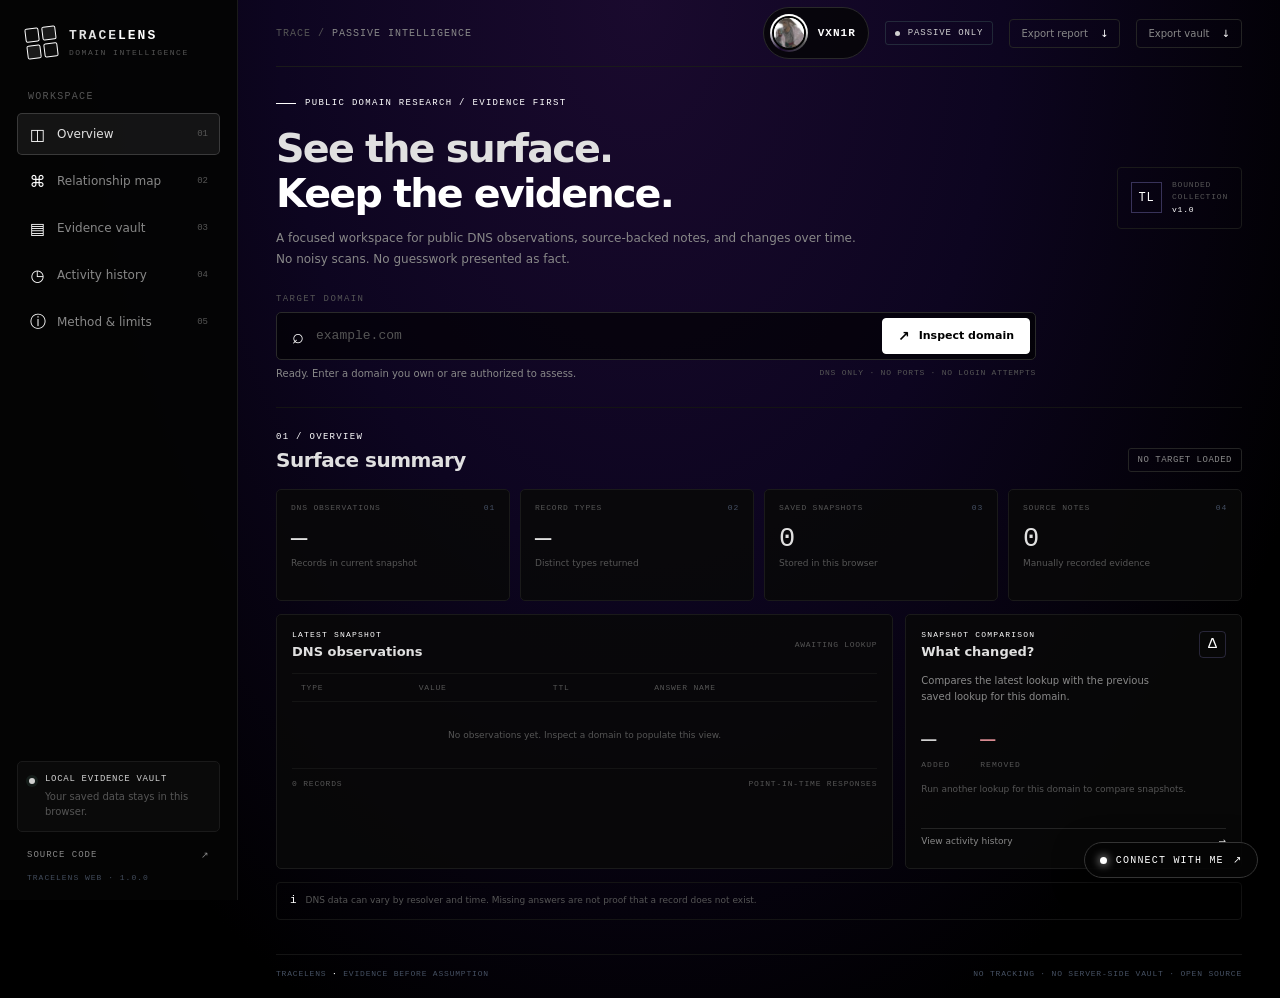
<file: tracelens/index.html>
<!doctype html>
<html lang="en">
<head>
  <meta charset="utf-8">
  <meta name="viewport" content="width=device-width, initial-scale=1">
  <meta name="theme-color" content="#090b10">
  <meta name="description" content="TraceLens — passive domain intelligence and evidence management.">
  <meta http-equiv="Content-Security-Policy" content="default-src 'self'; script-src 'self'; style-src 'self'; img-src 'self' data:; connect-src 'self' https://cloudflare-dns.com https://dns.google; object-src 'none'; base-uri 'self'; form-action 'self';">
  <meta property="og:title" content="TraceLens — Domain Intelligence">
  <meta property="og:description" content="A quiet, evidence-first workspace for public DNS observations.">
  <meta property="og:type" content="website">
  <title>TraceLens — Domain Intelligence</title>
  <link rel="icon" href="./favicon.svg" type="image/svg+xml">
  <link rel="stylesheet" href="./styles.css">
  <script defer src="./app.js"></script>
</head>
<body>
  <div class="app-shell">
    <aside class="sidebar" aria-label="Main navigation">
      <a class="brand" href="./" aria-label="TraceLens home">
        <span class="brand-mark" aria-hidden="true"><span></span><span></span><span></span><span></span></span>
        <span class="brand-name">TRACE<span>LENS</span><small>DOMAIN INTELLIGENCE</small></span>
      </a>

      <div class="side-label">WORKSPACE</div>
      <nav class="nav-list">
        <button class="nav-item active" type="button" data-view="overviewView"><span class="nav-icon">◫</span> Overview <kbd>01</kbd></button>
        <button class="nav-item" type="button" data-view="graphView"><span class="nav-icon">⌘</span> Relationship map <kbd>02</kbd></button>
        <button class="nav-item" type="button" data-view="evidenceView"><span class="nav-icon">▤</span> Evidence vault <kbd>03</kbd></button>
        <button class="nav-item" type="button" data-view="historyView"><span class="nav-icon">◷</span> Activity history <kbd>04</kbd></button>
        <button class="nav-item" type="button" data-view="sourcesView"><span class="nav-icon">ⓘ</span> Method & limits <kbd>05</kbd></button>
      </nav>

      <div class="sidebar-bottom">
        <div class="privacy-card">
          <span class="privacy-dot"></span>
          <div><strong>LOCAL EVIDENCE VAULT</strong><p>Your saved data stays in this browser.</p></div>
        </div>
        <a class="side-link" href="https://github.com/Vxn1r/TraceLens" target="_blank" rel="noopener noreferrer">SOURCE CODE <span>↗</span></a>
        <span class="side-version">TRACELENS WEB · 1.0.0</span>
      </div>
    </aside>

    <main class="main">
      <header class="topbar">
        <div class="breadcrumb"><span>TRACE /</span> <strong>PASSIVE INTELLIGENCE</strong></div>
        <div class="topbar-right"><a class="vxn-profile-chip" href="https://vxn1r.github.io/" aria-label="Vxn1r portfolio"><span class="vxn-avatar-ring"><img src="./avatar.svg" alt=""></span><strong>VXN1R</strong></a>
          <span class="mode-pill"><i></i> PASSIVE ONLY</span>
          <button class="quiet-button" id="exportReport" type="button">Export report <span>↓</span></button>
          <button class="quiet-button" id="exportJson" type="button">Export vault <span>↓</span></button>
        </div>
      </header>

      <section class="command-center">
        <div class="eyebrow"><span class="eyebrow-line"></span> PUBLIC DOMAIN RESEARCH / EVIDENCE FIRST</div>
        <div class="hero-row">
          <div>
            <h1>See the surface.<br><em>Keep the evidence.</em></h1>
            <p class="hero-copy">A focused workspace for public DNS observations, source-backed notes, and changes over time. No noisy scans. No guesswork presented as fact.</p>
          </div>
          <div class="scope-stamp"><span>TL</span><div>BOUNDED<br>COLLECTION<br><b>v1.0</b></div></div>
        </div>

        <form class="lookup-form" id="lookupForm">
          <label for="domainInput">TARGET DOMAIN</label>
          <div class="lookup-control">
            <span class="input-prefix">⌕</span>
            <input id="domainInput" name="domain" type="text" placeholder="example.com" autocomplete="off" autocapitalize="none" spellcheck="false" maxlength="253" required>
            <button class="scan-button" id="scanButton" type="submit"><span class="scan-glyph">↗</span> Inspect domain</button>
          </div>
          <div class="lookup-foot"><span id="lookupStatus" role="status" aria-live="polite">Ready. Enter a domain you own or are authorized to assess.</span><span>DNS ONLY · NO PORTS · NO LOGIN ATTEMPTS</span></div>
        </form>
      </section>

      <div class="view-wrap">
        <section class="view active" id="overviewView" aria-labelledby="overviewTitle">
          <div class="section-heading">
            <div><div class="section-index">01 / OVERVIEW</div><h2 id="overviewTitle">Surface summary</h2></div>
            <span class="target-chip" id="currentTarget">NO TARGET LOADED</span>
          </div>

          <div class="metric-grid">
            <article class="metric-card"><div class="metric-label">DNS OBSERVATIONS <span>01</span></div><div class="metric-value" id="metricRecords">—</div><div class="metric-foot">Records in current snapshot</div></article>
            <article class="metric-card"><div class="metric-label">RECORD TYPES <span>02</span></div><div class="metric-value" id="metricTypes">—</div><div class="metric-foot">Distinct types returned</div></article>
            <article class="metric-card"><div class="metric-label">SAVED SNAPSHOTS <span>03</span></div><div class="metric-value" id="metricRuns">0</div><div class="metric-foot">Stored in this browser</div></article>
            <article class="metric-card"><div class="metric-label">SOURCE NOTES <span>04</span></div><div class="metric-value" id="metricNotes">0</div><div class="metric-foot">Manually recorded evidence</div></article>
          </div>

          <div class="content-grid">
            <article class="panel record-panel">
              <div class="panel-heading"><div><span class="panel-kicker">LATEST SNAPSHOT</span><h3>DNS observations</h3></div><span class="tiny-status" id="snapshotTime">AWAITING LOOKUP</span></div>
              <div class="table-scroll">
                <table class="data-table">
                  <thead><tr><th>TYPE</th><th>VALUE</th><th>TTL</th><th>ANSWER NAME</th></tr></thead>
                  <tbody id="recordRows"><tr><td colspan="4" class="empty-cell">No observations yet. Inspect a domain to populate this view.</td></tr></tbody>
                </table>
              </div>
              <div class="table-foot"><span id="recordCount">0 RECORDS</span><span>POINT-IN-TIME RESPONSES</span></div>
            </article>

            <article class="panel delta-panel">
              <div class="panel-heading"><div><span class="panel-kicker">SNAPSHOT COMPARISON</span><h3>What changed?</h3></div><span class="delta-mark">Δ</span></div>
              <p class="panel-description">Compares the latest lookup with the previous saved lookup for this domain.</p>
              <div class="delta-numbers">
                <div><strong class="added" id="addedCount">—</strong><span>ADDED</span></div>
                <div><strong class="removed" id="removedCount">—</strong><span>REMOVED</span></div>
              </div>
              <p class="delta-note" id="deltaNote">Run a second lookup to see changes over time.</p>
              <button class="text-action" type="button" data-view="historyView">View activity history <span>→</span></button>
            </article>
          </div>

          <div class="disclaimer-line"><span>i</span> DNS data can vary by resolver and time. Missing answers are not proof that a record does not exist.</div>
        </section>

        <section class="view" id="graphView" aria-labelledby="graphTitle" hidden>
          <div class="section-heading">
            <div><div class="section-index">02 / RELATIONSHIP MAP</div><h2 id="graphTitle">Domain connections</h2></div>
            <span class="target-chip" id="graphTarget">NO TARGET LOADED</span>
          </div>
          <article class="panel graph-panel">
            <div class="panel-heading"><div><span class="panel-kicker">OBSERVED DNS RELATIONSHIPS</span><h3>One domain. Its returned records.</h3></div><span class="graph-legend"><i class="legend-domain"></i> TARGET <i class="legend-record"></i> DNS ANSWER</span></div>
            <div class="graph-scroll">
              <svg id="relationshipGraph" viewBox="0 0 900 390" role="img" aria-label="Relationship map generated from DNS answers"></svg>
            </div>
            <div class="graph-caption" id="graphCaption">The map will display only records returned by the selected passive DNS lookup.</div>
          </article>
          <div class="disclaimer-line"><span>i</span> Lines represent observed DNS answers only. They do not imply ownership, hosting control, or a confirmed business relationship.</div>
        </section>

        <section class="view" id="evidenceView" aria-labelledby="evidenceTitle" hidden>
          <div class="section-heading">
            <div><div class="section-index">03 / EVIDENCE VAULT</div><h2 id="evidenceTitle">Notes & provenance</h2></div>
            <span class="target-chip" id="evidenceTarget">NO TARGET LOADED</span>
          </div>
          <div class="content-grid evidence-grid">
            <article class="panel note-panel">
              <div class="panel-heading"><div><span class="panel-kicker">MANUAL EVIDENCE</span><h3>Add a sourced note</h3></div><span class="note-mark">+</span></div>
              <form id="noteForm" class="note-form">
                <label for="noteDomain">DOMAIN</label>
                <input id="noteDomain" type="text" placeholder="example.com" maxlength="253" required>
                <label for="noteCategory">CATEGORY</label>
                <select id="noteCategory"><option>Public documentation</option><option>Organization statement</option><option>Technical observation</option><option>Other public source</option></select>
                <label for="noteText">OBSERVATION</label>
                <textarea id="noteText" rows="4" maxlength="1200" placeholder="Record what the source actually says. Separate observation from interpretation." required></textarea>
                <label for="noteSource">SOURCE URL</label>
                <input id="noteSource" type="url" placeholder="https://source.example/page" maxlength="2000" required>
                <label for="noteConfidence">CONFIDENCE</label>
                <select id="noteConfidence"><option value="unverified">Unverified — not independently checked</option><option value="low">Low — limited supporting context</option><option value="medium">Medium — source is relevant and attributable</option><option value="high">High — corroborated by independent sources</option></select>
                <button class="primary-button full-button" type="submit">Save evidence note <span>↗</span></button>
                <p class="form-hint">Notes are user-entered. TraceLens does not fetch or verify the source URL.</p>
              </form>
            </article>
            <article class="panel saved-notes-panel">
              <div class="panel-heading"><div><span class="panel-kicker">LOCAL RECORDS</span><h3>Saved notes</h3></div><span class="tiny-status" id="noteTotal">0 NOTES</span></div>
              <div class="note-list" id="noteList"><div class="empty-state">No notes saved for this domain yet.</div></div>
            </article>
          </div>
        </section>

        <section class="view" id="historyView" aria-labelledby="historyTitle" hidden>
          <div class="section-heading">
            <div><div class="section-index">04 / ACTIVITY HISTORY</div><h2 id="historyTitle">Saved snapshots</h2></div>
            <span class="target-chip">BROWSER STORAGE</span>
          </div>
          <article class="panel history-panel">
            <div class="panel-heading"><div><span class="panel-kicker">LOCAL HISTORY</span><h3>Lookup timeline</h3></div><span class="tiny-status" id="historyTotal">0 SNAPSHOTS</span></div>
            <div id="historyList" class="history-list"><div class="empty-state">Your saved DNS snapshots will appear here.</div></div>
          </article>
          <div class="history-actions"><button class="quiet-button danger-button" id="clearVault" type="button">Clear local vault <span>×</span></button><span>This removes saved snapshots and notes from this browser only.</span></div>
        </section>

        <section class="view" id="sourcesView" aria-labelledby="sourcesTitle" hidden>
          <div class="section-heading">
            <div><div class="section-index">05 / METHOD & LIMITS</div><h2 id="sourcesTitle">How TraceLens works</h2></div>
            <span class="target-chip">TRANSPARENT BY DESIGN</span>
          </div>
          <div class="content-grid source-grid">
            <article class="panel source-card"><span class="source-number">01</span><h3>Passive DNS only</h3><p>TraceLens queries a fixed set of public DNS record types: A, AAAA, CNAME, MX, NS, TXT, CAA, and SOA. It does not enumerate subdomains, scan ports, probe services, or attempt authentication.</p></article>
            <article class="panel source-card"><span class="source-number">02</span><h3>Resolver transparency</h3><p>Lookups use Cloudflare DNS-over-HTTPS, with Google Public DNS as a fallback. The chosen resolver receives the domain query. Do not submit private or sensitive names.</p></article>
            <article class="panel source-card"><span class="source-number">03</span><h3>Evidence stays local</h3><p>Snapshots and notes are stored in this browser's local storage. There is no TraceLens account, remote database, analytics beacon, or server-side collection. Export your vault to keep a backup.</p></article>
            <article class="panel source-card"><span class="source-number">04</span><h3>Observed is not proven</h3><p>DNS records are time-stamped observations. They do not prove ownership, affiliation, vulnerability, physical location, or control of an address. A missing record does not prove non-existence.</p></article>
          </div>
          <div class="responsible-note"><strong>Responsible use</strong><p>Use only with domains you own or are authorized to assess. TraceLens is designed for learning, public-data verification, and organizing domain-level evidence—not identifying or tracking private individuals.</p><a href="https://github.com/Vxn1r/TraceLens/blob/main/docs/responsible-use.md" target="_blank" rel="noopener noreferrer">Read the responsible-use guide ↗</a></div>
        </section>
      </div>

      <footer class="app-footer"><span>TRACELENS <b>·</b> EVIDENCE BEFORE ASSUMPTION</span><span>NO TRACKING · NO SERVER-SIDE VAULT · OPEN SOURCE</span></footer>
    </main>
  </div>

  
<div class="vxn-connect" id="vxnConnect">
  <button class="vxn-connect-toggle" id="vxnConnectToggle" type="button" aria-expanded="false" aria-controls="vxnConnectCard"><span class="vxn-connect-dot"></span> CONNECT WITH ME <span aria-hidden="true">↗</span></button>
  <div class="vxn-connect-card" id="vxnConnectCard" role="dialog" aria-label="Connect with Vxn1r">
    <div class="vxn-connect-head"><span class="vxn-avatar-ring"><img src="./avatar.svg" alt="Vxn1r illustrated avatar"></span><div><div class="vxn-connect-title">VXN1R</div><div class="vxn-connect-sub">OPEN TO CONNECT</div></div></div>
    <a class="vxn-instagram-link" href="https://www.instagram.com/vxn1r_07/" target="_blank" rel="noopener noreferrer"><span>INSTAGRAM · @vxn1r_07</span><span>↗</span></a>
    <p class="vxn-connect-hint">A direct link to my Instagram profile.</p>
  </div>
</div>
  <div class="toast" id="toast" role="status" aria-live="polite"></div>
</body>
</html>
</file>
<file: tracelens/styles.css>
:root {
  color-scheme: dark;
  --bg: #090b10;
  --sidebar: #0d1016;
  --panel: #11151d;
  --panel-2: #151a23;
  --line: #242b37;
  --line-soft: #1b222d;
  --text: #e7eaf0;
  --muted: #8993a4;
  --faint: #596476;
  --accent: #a9a2ff;
  --accent-soft: rgba(169, 162, 255, .12);
  --cyan: #79cbd1;
  --green: #7bc7a2;
  --amber: #d6b77c;
  --red: #d88b91;
  --mono: ui-monospace, SFMono-Regular, Menlo, Monaco, Consolas, "Liberation Mono", monospace;
  --sans: Inter, ui-sans-serif, system-ui, -apple-system, BlinkMacSystemFont, "Segoe UI", sans-serif;
  font-family: var(--sans);
  background: var(--bg);
  color: var(--text);
}

* { box-sizing: border-box; }
html { min-width: 320px; background: var(--bg); scroll-behavior: smooth; }
body { margin: 0; min-width: 320px; min-height: 100vh; background: var(--bg); color: var(--text); }
button, input, textarea, select { font: inherit; }
button { color: inherit; }
a { color: inherit; }
button:focus-visible, input:focus-visible, textarea:focus-visible, select:focus-visible, a:focus-visible {
  outline: 2px solid var(--accent);
  outline-offset: 3px;
}
.app-shell { min-height: 100vh; }
.sidebar {
  position: fixed; inset: 0 auto 0 0; z-index: 5; width: 238px;
  display: flex; flex-direction: column; padding: 27px 17px 18px;
  background: var(--sidebar); border-right: 1px solid var(--line-soft);
}
.brand { display: flex; align-items: center; gap: 12px; padding: 0 9px 33px; text-decoration: none; }
.brand-mark { width: 31px; height: 31px; display: grid; grid-template-columns: repeat(2, 1fr); gap: 3px; transform: rotate(-7deg); }
.brand-mark span { display: block; border: 1px solid var(--accent); border-radius: 2px; background: rgba(169,162,255,.08); }
.brand-mark span:nth-child(2), .brand-mark span:nth-child(3) { background: var(--accent-soft); }
.brand-name { font: 600 13px var(--mono); letter-spacing: 2px; color: var(--text); }
.brand-name > span { color: var(--accent); }
.brand-name small { display: block; padding-top: 5px; color: var(--faint); font: 8px var(--mono); letter-spacing: 1.5px; }
.side-label, .section-index, .eyebrow, .panel-kicker, .metric-label, .note-form label {
  color: var(--faint); font: 10px var(--mono); letter-spacing: 1.3px;
}
.side-label { padding: 0 11px 11px; }
.nav-list { display: grid; gap: 5px; }
.nav-item {
  width: 100%; min-height: 42px; display: flex; align-items: center; gap: 11px;
  padding: 0 11px; border: 1px solid transparent; border-radius: 5px;
  background: transparent; color: var(--muted); cursor: pointer; text-align: left;
  font-size: 12px; transition: background .12s ease, color .12s ease, border-color .12s ease;
}
.nav-item:hover { color: var(--text); background: rgba(255,255,255,.025); }
.nav-item.active { color: var(--text); background: var(--accent-soft); border-color: rgba(169,162,255,.16); }
.nav-icon { width: 17px; color: var(--accent); font-size: 16px; text-align: center; }
.nav-item kbd { margin-left: auto; color: var(--faint); font: 9px var(--mono); }
.sidebar-bottom { margin-top: auto; }
.privacy-card { display: flex; gap: 10px; padding: 12px 11px; background: #111821; border: 1px solid var(--line); border-radius: 5px; }
.privacy-dot, .mode-pill i { width: 6px; height: 6px; flex: 0 0 6px; margin-top: 4px; border-radius: 50%; background: var(--green); box-shadow: 0 0 0 3px rgba(123,199,162,.1); }
.privacy-card strong { display: block; color: var(--green); font: 9px var(--mono); letter-spacing: .7px; }
.privacy-card p { margin: 5px 0 0; color: var(--faint); font-size: 10px; line-height: 1.5; }
.side-link { display: flex; justify-content: space-between; margin: 18px 10px 12px; color: var(--muted); text-decoration: none; font: 9px var(--mono); letter-spacing: 1px; }
.side-link:hover { color: var(--accent); }
.side-version { display: block; padding: 0 10px; color: #424c5c; font: 8px var(--mono); letter-spacing: 1px; }

.main { min-height: 100vh; margin-left: 238px; padding: 0 38px; max-width: 1660px; }
.topbar { height: 67px; display: flex; align-items: center; justify-content: space-between; border-bottom: 1px solid var(--line-soft); }
.breadcrumb { color: var(--faint); font: 10px var(--mono); letter-spacing: 1px; }
.breadcrumb strong { color: var(--muted); font-weight: 500; }
.topbar-right { display: flex; align-items: center; gap: 16px; }
.mode-pill { display: inline-flex; align-items: center; gap: 8px; padding: 6px 9px; color: var(--green); border: 1px solid rgba(123,199,162,.18); border-radius: 3px; font: 9px var(--mono); letter-spacing: .9px; }
.mode-pill i { margin: 0; width: 5px; height: 5px; flex-basis: 5px; box-shadow: none; }
.quiet-button, .text-action {
  border: 1px solid var(--line); border-radius: 4px; background: transparent; color: var(--muted);
  padding: 8px 11px; font-size: 10px; cursor: pointer; transition: border-color .12s ease, color .12s ease, background .12s ease;
}
.quiet-button:hover, .text-action:hover { border-color: #465064; color: var(--text); background: rgba(255,255,255,.025); }
.quiet-button span { padding-left: 9px; color: var(--accent); }

.command-center { padding: 31px 0 28px; border-bottom: 1px solid var(--line-soft); }
.eyebrow { display: flex; align-items: center; gap: 9px; color: var(--accent); font-size: 9px; }
.eyebrow-line { width: 20px; height: 1px; background: var(--accent); }
.hero-row { display: flex; justify-content: space-between; align-items: center; gap: 24px; margin-top: 18px; }
h1 { margin: 0; color: var(--text); font-size: clamp(28px, 3.1vw, 43px); font-weight: 550; letter-spacing: -1.8px; line-height: 1.13; }
h1 em { color: var(--accent); font-style: normal; }
.hero-copy { max-width: 590px; margin: 12px 0 0; color: var(--muted); font-size: 12px; line-height: 1.75; }
.scope-stamp { display: flex; align-items: center; gap: 10px; padding: 11px 13px; border: 1px solid var(--line); border-radius: 4px; color: var(--faint); font: 8px/1.6 var(--mono); letter-spacing: .8px; }
.scope-stamp > span { display: grid; place-items: center; width: 31px; height: 31px; border: 1px solid rgba(169,162,255,.3); color: var(--accent); font: 12px var(--mono); }
.scope-stamp b { color: var(--accent); font-weight: 500; }

.lookup-form { margin-top: 24px; }
.lookup-form > label { display: block; margin-bottom: 8px; color: var(--faint); font: 9px var(--mono); letter-spacing: 1.4px; }
.lookup-control { display: flex; align-items: center; gap: 10px; max-width: 760px; padding: 5px; border: 1px solid #343d4d; border-radius: 5px; background: #0d1118; }
.input-prefix { padding-left: 10px; color: var(--accent); font-size: 20px; }
.lookup-control input { min-width: 0; flex: 1; height: 35px; border: 0; outline: 0; background: transparent; color: var(--text); font: 13px var(--mono); }
.lookup-control input::placeholder { color: #465163; }
.lookup-control input:focus-visible { outline: 0; }
.scan-button, .primary-button {
  display: inline-flex; align-items: center; justify-content: center; gap: 9px; min-height: 36px;
  padding: 0 15px; border: 1px solid rgba(169,162,255,.35); border-radius: 4px;
  background: var(--accent); color: #10111a; font-size: 11px; font-weight: 650; cursor: pointer;
  transition: filter .12s ease, transform .12s ease;
}
.scan-button:hover, .primary-button:hover { filter: brightness(1.08); }
.scan-button:active, .primary-button:active { transform: translateY(1px); }
.scan-button:disabled { opacity: .55; cursor: wait; }
.scan-glyph { font-size: 14px; }
.lookup-foot { display: flex; justify-content: space-between; gap: 15px; max-width: 760px; padding-top: 8px; color: var(--faint); font: 8px var(--mono); letter-spacing: .75px; }
#lookupStatus { color: var(--muted); letter-spacing: 0; font: 10px var(--sans); }
#lookupStatus.error { color: var(--red); }
#lookupStatus.success { color: var(--green); }

.view-wrap { padding: 24px 0 34px; }
.view[hidden] { display: none !important; }
.view { display: block; }
.section-heading { display: flex; justify-content: space-between; align-items: end; gap: 14px; margin-bottom: 17px; }
.section-index { color: var(--accent); font-size: 9px; }
.section-heading h2 { margin: 6px 0 0; font-size: 20px; font-weight: 550; letter-spacing: -.5px; }
.target-chip { max-width: 55%; overflow: hidden; padding: 6px 9px; border: 1px solid var(--line); border-radius: 3px; color: var(--muted); text-overflow: ellipsis; white-space: nowrap; font: 9px var(--mono); letter-spacing: .5px; }
.metric-grid { display: grid; grid-template-columns: repeat(4, minmax(0, 1fr)); gap: 10px; margin-bottom: 13px; }
.metric-card { min-height: 112px; padding: 13px 14px; border: 1px solid var(--line); border-radius: 5px; background: var(--panel); }
.metric-label { display: flex; justify-content: space-between; color: var(--faint); font-size: 8px; letter-spacing: .8px; }
.metric-label span { color: #455064; }
.metric-value { margin-top: 12px; color: var(--text); font: 27px var(--mono); letter-spacing: -1px; }
.metric-foot { margin-top: 4px; color: var(--faint); font-size: 9px; }
.content-grid { display: grid; grid-template-columns: minmax(0, 1.65fr) minmax(250px, .9fr); gap: 12px; }
.panel { min-width: 0; border: 1px solid var(--line); border-radius: 5px; background: var(--panel); }
.record-panel, .delta-panel, .graph-panel, .note-panel, .saved-notes-panel, .history-panel { padding: 15px; }
.panel-heading { display: flex; justify-content: space-between; align-items: center; gap: 14px; margin-bottom: 14px; }
.panel-kicker { display: block; color: var(--accent); font-size: 8px; letter-spacing: 1.2px; }
.panel-heading h3 { margin: 5px 0 0; color: var(--text); font-size: 13px; font-weight: 550; }
.tiny-status { color: var(--faint); font: 8px var(--mono); letter-spacing: .7px; }
.table-scroll { overflow-x: auto; }
.data-table { width: 100%; border-collapse: collapse; text-align: left; }
.data-table th { padding: 9px 9px; border-top: 1px solid var(--line-soft); border-bottom: 1px solid var(--line-soft); color: var(--faint); font: 8px var(--mono); letter-spacing: .8px; white-space: nowrap; }
.data-table td { max-width: 360px; padding: 10px 9px; border-bottom: 1px solid var(--line-soft); color: var(--muted); font-size: 10px; line-height: 1.5; overflow-wrap: anywhere; }
.data-table tr:last-child td { border-bottom: 0; }
.data-table td:first-child { color: var(--cyan); font: 9px var(--mono); white-space: nowrap; }
.data-table td:nth-child(2) { color: var(--text); font-family: var(--mono); font-size: 9px; }
.empty-cell { padding: 28px 10px !important; text-align: center; color: var(--faint) !important; font-family: var(--sans) !important; }
.table-foot { display: flex; justify-content: space-between; padding-top: 10px; border-top: 1px solid var(--line-soft); color: var(--faint); font: 8px var(--mono); letter-spacing: .8px; }
.delta-mark, .note-mark { display: grid; place-items: center; width: 27px; height: 27px; border: 1px solid rgba(169,162,255,.2); border-radius: 4px; color: var(--accent); font: 15px var(--mono); }
.panel-description { max-width: 260px; margin: 0; color: var(--muted); font-size: 10px; line-height: 1.6; }
.delta-numbers { display: flex; gap: 30px; margin: 21px 0 14px; }
.delta-numbers div { display: grid; gap: 5px; }
.delta-numbers strong { font: 25px var(--mono); }
.delta-numbers span { color: var(--faint); font: 8px var(--mono); letter-spacing: 1px; }
.added { color: var(--green); }
.removed { color: var(--red); }
.delta-note { min-height: 32px; margin: 0 0 13px; color: var(--faint); font-size: 9px; line-height: 1.5; }
.text-action { padding: 7px 0; border: 0; border-top: 1px solid var(--line-soft); border-radius: 0; width: 100%; display: flex; justify-content: space-between; text-align: left; font-size: 9px; }
.text-action span { color: var(--accent); }
.disclaimer-line { display: flex; align-items: flex-start; gap: 9px; margin-top: 13px; padding: 11px 13px; border: 1px solid var(--line-soft); border-radius: 4px; color: var(--faint); font-size: 9px; line-height: 1.55; }
.disclaimer-line span { color: var(--accent); font: 11px var(--mono); }

.graph-panel { overflow: hidden; }
.graph-legend { display: flex; align-items: center; gap: 7px; color: var(--faint); font: 8px var(--mono); letter-spacing: .8px; white-space: nowrap; }
.legend-domain, .legend-record { display: inline-block; width: 7px; height: 7px; border-radius: 50%; background: var(--accent); }
.legend-record { margin-left: 7px; background: var(--cyan); }
.graph-scroll { overflow-x: auto; }
#relationshipGraph { display: block; width: 100%; min-width: 620px; height: auto; min-height: 320px; }
.graph-edge { stroke: #3b4555; stroke-width: 1.2; }
.graph-domain { fill: var(--accent-soft); stroke: var(--accent); stroke-width: 1.4; }
.graph-record { fill: #14252a; stroke: var(--cyan); stroke-width: 1.2; }
.graph-label { fill: var(--text); font: 10px var(--mono); }
.graph-sublabel { fill: var(--muted); font: 8px var(--mono); }
.graph-root-label { fill: var(--text); font: 12px var(--mono); }
.graph-group-label { fill: var(--faint); font: 8px var(--mono); letter-spacing: 1.5px; }
.graph-caption { padding-top: 10px; border-top: 1px solid var(--line-soft); color: var(--faint); font-size: 9px; line-height: 1.5; }

.evidence-grid { grid-template-columns: minmax(280px, .9fr) minmax(0, 1.1fr); }
.note-form { display: grid; gap: 7px; }
.note-form label { margin-top: 5px; font-size: 8px; }
.note-form input, .note-form textarea, .note-form select {
  width: 100%; min-height: 35px; padding: 9px 10px; border: 1px solid var(--line);
  border-radius: 4px; background: #0c1017; color: var(--text); font-size: 10px;
}
.note-form textarea { min-height: 86px; resize: vertical; line-height: 1.5; }
.note-form input::placeholder, .note-form textarea::placeholder { color: #4c5768; }
.note-form select { color: var(--muted); }
.full-button { width: 100%; margin-top: 8px; }
.full-button span { margin-left: auto; }
.form-hint { margin: 1px 0 0; color: var(--faint); font-size: 9px; line-height: 1.5; }
.note-list { display: grid; gap: 9px; }
.note-item { padding: 12px; border: 1px solid var(--line-soft); border-radius: 4px; background: #0e131b; }
.note-item-top { display: flex; justify-content: space-between; gap: 9px; }
.note-category { color: var(--accent); font: 9px var(--mono); }
.confidence { color: var(--amber); font: 8px var(--mono); text-transform: uppercase; }
.note-body { margin: 9px 0; color: var(--text); font-size: 10px; line-height: 1.6; white-space: pre-wrap; overflow-wrap: anywhere; }
.note-source { color: var(--cyan); font-size: 9px; overflow-wrap: anywhere; text-decoration: none; }
.note-source:hover { text-decoration: underline; }
.note-date { margin-top: 7px; color: var(--faint); font: 8px var(--mono); }
.empty-state { padding: 30px 12px; color: var(--faint); text-align: center; font-size: 10px; line-height: 1.6; }

.history-list { display: grid; gap: 8px; }
.history-item {
  display: grid; grid-template-columns: minmax(0, 1fr) auto auto; align-items: center; gap: 15px;
  width: 100%; padding: 13px 14px; border: 1px solid var(--line-soft); border-radius: 4px;
  background: #0e131b; text-align: left; cursor: pointer; transition: border-color .12s ease, background .12s ease;
}
.history-item:hover { border-color: #485267; background: #121a24; }
.history-domain { color: var(--text); font: 11px var(--mono); overflow-wrap: anywhere; }
.history-date { margin-top: 5px; color: var(--faint); font: 8px var(--mono); }
.history-count { color: var(--cyan); font: 10px var(--mono); white-space: nowrap; }
.history-resolver { color: var(--faint); font: 8px var(--mono); text-align: right; }
.history-actions { display: flex; justify-content: space-between; align-items: center; gap: 15px; margin-top: 13px; }
.history-actions > span { color: var(--faint); font-size: 9px; }
.danger-button { color: var(--red); border-color: rgba(216,139,145,.25); }

.source-grid { grid-template-columns: repeat(2, minmax(0, 1fr)); }
.source-card { position: relative; min-height: 160px; padding: 17px; }
.source-number { color: var(--accent); font: 9px var(--mono); }
.source-card h3 { margin: 19px 0 8px; font-size: 13px; font-weight: 550; }
.source-card p { max-width: 500px; margin: 0; color: var(--muted); font-size: 10px; line-height: 1.7; }
.responsible-note { margin-top: 13px; padding: 16px; border: 1px solid rgba(169,162,255,.18); border-radius: 4px; background: rgba(169,162,255,.045); }
.responsible-note strong { color: var(--accent); font: 9px var(--mono); letter-spacing: 1px; text-transform: uppercase; }
.responsible-note p { color: var(--muted); font-size: 10px; line-height: 1.65; }
.responsible-note a { color: var(--cyan); font-size: 9px; text-decoration: none; }
.responsible-note a:hover { text-decoration: underline; }

.app-footer { display: flex; justify-content: space-between; gap: 15px; padding: 14px 0 20px; border-top: 1px solid var(--line-soft); color: #465163; font: 8px var(--mono); letter-spacing: .8px; }
.app-footer b { color: var(--accent); }
.toast {
  position: fixed; right: 22px; bottom: 20px; z-index: 20; max-width: min(400px, calc(100vw - 40px));
  padding: 11px 14px; border: 1px solid #3a4658; border-radius: 4px; background: #151d28;
  color: var(--text); box-shadow: 0 10px 35px rgba(0,0,0,.25); font-size: 10px; line-height: 1.5;
  opacity: 0; transform: translateY(5px); pointer-events: none; transition: opacity .14s ease, transform .14s ease;
}
.toast.show { opacity: 1; transform: translateY(0); }

@media (min-width: 1500px) {
  .main { margin-right: auto; }
}
@media (max-width: 1120px) {
  .main { padding: 0 24px; }
  .content-grid { grid-template-columns: minmax(0, 1.35fr) minmax(230px, .8fr); }
  .metric-grid { grid-template-columns: repeat(2, minmax(0, 1fr)); }
}
@media (max-width: 820px) {
  .sidebar { width: 70px; padding: 20px 9px 12px; align-items: center; }
  .brand { padding: 0 0 27px; }
  .brand-name, .side-label, .nav-item kbd, .privacy-card, .side-link, .side-version { display: none; }
  .nav-list { width: 100%; }
  .nav-item, .nav-item:not(.active) { display: flex; justify-content: center; padding: 0; font-size: 0; }
  .nav-item.active { font-size: 0; }
  .nav-icon { font-size: 18px; }
  .main { margin-left: 70px; padding: 0 18px; }
  .content-grid, .evidence-grid { grid-template-columns: 1fr; }
  .delta-panel { min-height: 190px; }
}
@media (max-width: 560px) {
  .sidebar { inset: auto 0 0; width: 100%; height: 58px; padding: 5px 10px; border-right: 0; border-top: 1px solid var(--line); background: rgba(13,16,22,.98); }
  .brand, .sidebar-bottom, .side-label { display: none; }
  .nav-list { display: grid; grid-template-columns: repeat(5, 1fr); gap: 3px; }
  .nav-item, .nav-item:not(.active) { display: flex; min-height: 45px; border-radius: 4px; }
  .nav-icon { width: auto; font-size: 17px; }
  .main { margin: 0; padding: 0 14px 75px; }
  .topbar { height: auto; min-height: 54px; flex-wrap: wrap; gap: 8px; padding: 9px 0; }
  .breadcrumb { font-size: 8px; }
  .mode-pill { display: none; }
  .topbar-right { gap: 5px; }
  .quiet-button { padding: 7px 8px; font-size: 8px; }
  .command-center { padding: 24px 0 20px; }
  .hero-row { align-items: flex-start; }
  h1 { font-size: 31px; letter-spacing: -1.2px; }
  .hero-copy { font-size: 10px; }
  .scope-stamp { display: none; }
  .lookup-control { flex-wrap: wrap; gap: 5px; }
  .lookup-control input { flex-basis: calc(100% - 55px); }
  .scan-button { width: 100%; min-height: 39px; }
  .lookup-foot { font-size: 7px; }
  #lookupStatus { font-size: 9px; }
  .view-wrap { padding-top: 19px; }
  .section-heading h2 { font-size: 18px; }
  .target-chip { max-width: 50%; font-size: 7px; }
  .metric-grid { gap: 7px; }
  .metric-card { min-height: 101px; padding: 11px; }
  .metric-label { font-size: 7px; }
  .metric-value { font-size: 23px; }
  .metric-foot { font-size: 8px; }
  .panel { border-radius: 4px; }
  .record-panel, .delta-panel, .graph-panel, .note-panel, .saved-notes-panel, .history-panel { padding: 12px; }
  .app-footer { flex-direction: column; font-size: 7px; }
  .history-item { grid-template-columns: minmax(0, 1fr) auto; gap: 7px; }
  .history-resolver { display: none; }
  .source-grid { grid-template-columns: 1fr; }
  .source-card { min-height: 0; }
  .history-actions { align-items: flex-start; flex-direction: column; }
  .toast { right: 12px; bottom: 73px; }
}
@media (prefers-reduced-motion: reduce) {
  *, *::before, *::after { scroll-behavior: auto !important; transition-duration: .01ms !important; animation-duration: .01ms !important; }
}


/* === VXN1R PORTFOLIO THEME === */
:root {
  color-scheme: dark;
  --bg: #000000;
  --sidebar: #080808;
  --panel: #0a0a0a;
  --panel-2: #111111;
  --line: #1a1a1a;
  --line-soft: #141414;
  --text: #e0e0e0;
  --muted: #888888;
  --faint: #555555;
  --accent: #ffffff;
  --accent-soft: rgba(255,255,255,.065);
  --cyan: #c4c4c4;
  --green: #d0d0d0;
  --amber: #bdbdbd;
  --red: #d88b91;
  font-family: Inter, ui-sans-serif, system-ui, -apple-system, BlinkMacSystemFont, "Segoe UI", sans-serif;
  background: #000000;
  color: var(--text);
}
html, body { background: #000000; }
body {
  background: radial-gradient(ellipse at 50% 0%, #1a0a2e 0%, #0d0520 40%, #000000 80%);
}
.sidebar { background: rgba(5,5,5,.94); border-right-color: #1a1a1a; }
.topbar { border-bottom-color: #1a1a1a; }
.brand-mark span { border-color: #ffffff; background: rgba(255,255,255,.035); }
.brand-mark span:nth-child(2), .brand-mark span:nth-child(3) { background: rgba(255,255,255,.09); }
.nav-item.active { border-color: rgba(255,255,255,.16); }
.privacy-card { background: #0a0a0a; border-color: #1a1a1a; }
.lookup-control { background: rgba(0,0,0,.62); border-color: #2a2a2a; }
.lookup-control input::placeholder { color: #555555; }
.scan-button, .primary-button {
  border-color: #ffffff;
  background: #ffffff;
  color: #000000;
}
.metric-card, .panel, .project-card { background: rgba(8,8,8,.88); border-color: #1a1a1a; }
.quiet-button, .text-action, .target-chip { border-color: #242424; }
.quiet-button:hover, .text-action:hover { border-color: #555555; }
.graph-node rect { stroke: #777777; }
.graph-edge { stroke: rgba(220,220,220,.35); }
.toast { background: #0b0b0b; border-color: #333333; }


/* Vxn1r profile + Instagram connection */
.vxn-profile-chip{display:flex;align-items:center;gap:10px;padding:6px 12px 6px 6px;border:1px solid #292929;border-radius:999px;background:rgba(5,5,5,.78);color:#fff;text-decoration:none;font:11px var(--mono);letter-spacing:1px}
.vxn-avatar-ring{position:relative;display:block;width:38px;height:38px;padding:2px;border-radius:50%;background:conic-gradient(from 0deg,#fff 0 22%,#555 35%,#1a0a2e 58%,#fff 78% 100%);animation:vxnSpin 7s linear infinite}
.vxn-avatar-ring img{display:block;width:100%;height:100%;object-fit:cover;border-radius:50%;border:2px solid #050505}
.vxn-profile-chip strong{font-weight:600}
.vxn-connect{position:fixed;right:22px;bottom:22px;z-index:60}
.vxn-connect-toggle{display:flex;align-items:center;gap:9px;padding:11px 15px;border:1px solid #343434;border-radius:999px;background:rgba(5,5,5,.92);color:#fff;font:10px var(--mono);letter-spacing:1.2px;cursor:pointer;box-shadow:0 8px 30px #0008}
.vxn-connect-toggle:hover{border-color:#888}
.vxn-connect-dot{width:7px;height:7px;border-radius:50%;background:#fff;box-shadow:0 0 10px #fff;animation:vxnPulse 2s ease-in-out infinite}
.vxn-connect-card{position:absolute;right:0;bottom:54px;width:min(290px,calc(100vw - 32px));padding:17px;border:1px solid #333;border-radius:12px;background:rgba(7,7,9,.97);box-shadow:0 18px 55px #000b;opacity:0;visibility:hidden;transform:translateY(9px) scale(.98);transform-origin:bottom right;transition:opacity .2s ease,transform .2s ease,visibility .2s}
.vxn-connect.open .vxn-connect-card{opacity:1;visibility:visible;transform:translateY(0) scale(1)}
.vxn-connect-head{display:flex;align-items:center;gap:11px;margin-bottom:13px}
.vxn-connect-head .vxn-avatar-ring{width:44px;height:44px}
.vxn-connect-title{color:#fff;font:600 12px var(--mono);letter-spacing:1px}
.vxn-connect-sub{margin-top:4px;color:#777;font:9px var(--mono)}
.vxn-instagram-link{display:flex;align-items:center;justify-content:space-between;padding:11px 12px;border:1px solid #303030;border-radius:7px;color:#fff;text-decoration:none;font:11px var(--mono);transition:background .18s,border-color .18s}
.vxn-instagram-link:hover{background:#171717;border-color:#777}
.vxn-connect-hint{margin:11px 1px 0;color:#666;font:9px/1.5 var(--mono)}
@keyframes vxnSpin{to{transform:rotate(360deg)}}
@keyframes vxnPulse{50%{opacity:.45;box-shadow:0 0 3px #fff}}
@media(max-width:560px){.vxn-connect{right:12px;bottom:70px}.vxn-profile-chip{gap:7px;padding-right:9px}.vxn-avatar-ring{width:32px;height:32px}}
@media(prefers-reduced-motion:reduce){.vxn-avatar-ring,.vxn-connect-dot{animation:none}.vxn-connect-card{transition:none}}
</file>
